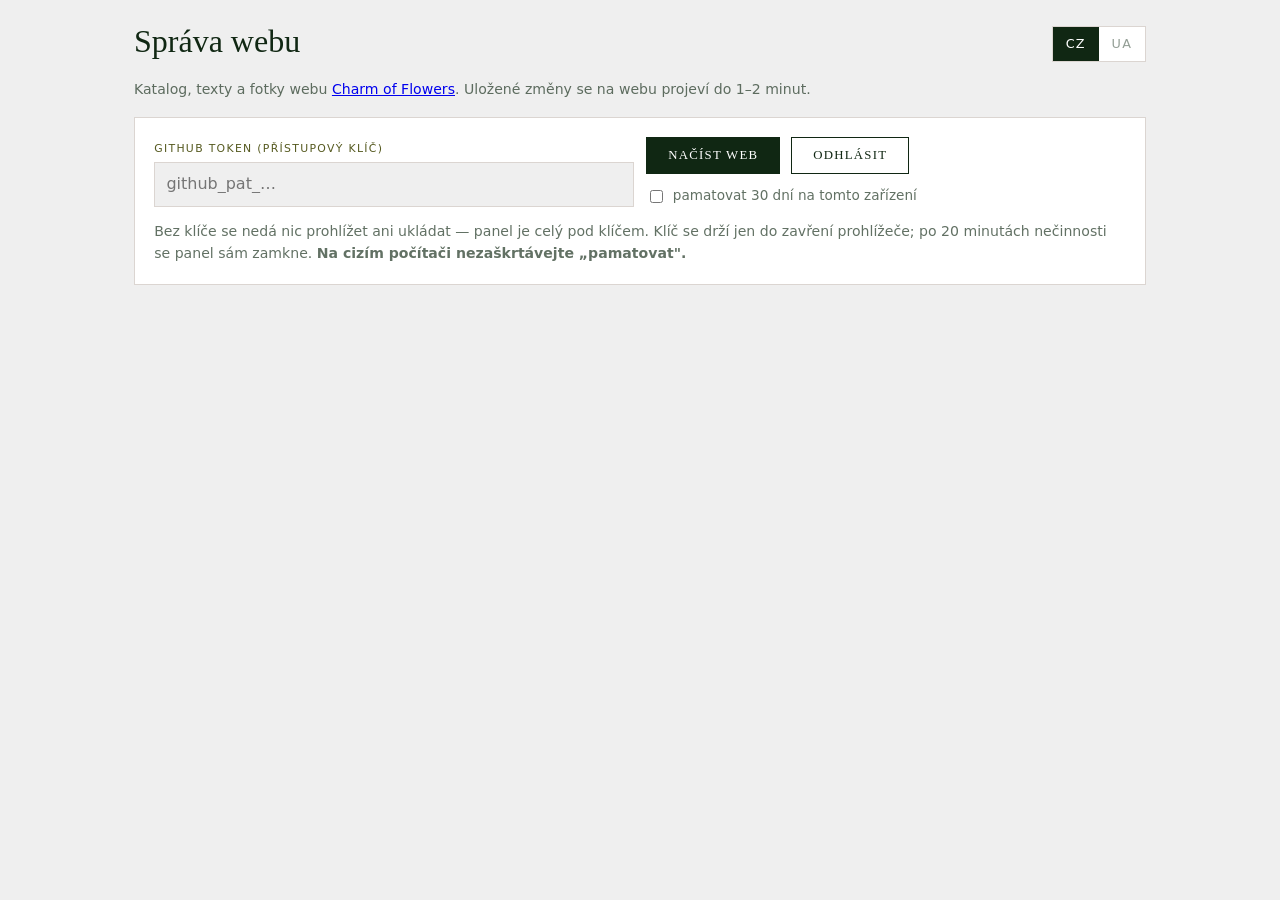
<file: admin.html>
<!DOCTYPE html>
<html lang="cs">
<head>
<meta charset="utf-8">
<meta name="viewport" content="width=device-width, initial-scale=1">
<title>Správa webu — Charm of Flowers</title>
<meta name="robots" content="noindex, nofollow">
<!-- Panel smi nacitat jen vlastni soubory a mluvit jen s GitHub API.
     I kdyby se na stranku dostal cizi skript, klic nema kam odeslat. -->
<meta http-equiv="Content-Security-Policy" content="default-src 'self'; script-src 'self' 'unsafe-inline'; style-src 'self' 'unsafe-inline' https://fonts.googleapis.com; font-src https://fonts.gstatic.com; img-src 'self' data: blob: https://charmofflowers.goatcounter.com; connect-src 'self' https://api.github.com; form-action 'none'; base-uri 'none'">
<link rel="icon" href="assets/img/favicon.svg" type="image/svg+xml">
<link href="https://fonts.googleapis.com/css2?family=Playfair+Display:wght@400;500&family=Didact+Gothic&display=swap" rel="stylesheet">
<style>
  :root {
    --green:#102713; --green-2:#1c3a22; --chartreuse:#dbd986; --moss:#565a20;
    --greige:#dbd5d1; --bg:#efefef; --card:#fff;
    --ink:#102713; --ink60:rgba(16,39,19,.66); --ink40:rgba(16,39,19,.45);
  }
  * { box-sizing:border-box; }
  body { margin:0; background:var(--bg); color:var(--ink); font:400 16px/1.6 "Didact Gothic",system-ui,sans-serif; }
  .wrap { max-width:1060px; margin-inline:auto; padding:1.5rem 1.5rem 6rem; }
  h1 { font:400 2rem/1.1 "Playfair Display",serif; margin:0 0 .3rem; }
  h2 { font:400 1.35rem/1.2 "Playfair Display",serif; margin:0 0 .8rem; }
  h3 { font:400 1.05rem/1.2 "Playfair Display",serif; margin:1.4rem 0 .6rem; }
  .hint { color:var(--ink60); font-size:.88rem; }
  .box { background:var(--card); border:1px solid var(--greige); padding:1.2rem; margin-top:1rem; }
  label { display:block; font-size:.68rem; letter-spacing:.12em; text-transform:uppercase; color:var(--moss); margin:0 0 .25rem; }
  input[type=text], input[type=password], select, textarea {
    width:100%; padding:.55rem .7rem; border:1px solid var(--greige); background:var(--bg);
    font:inherit; font-size:1rem; border-radius:0; color:var(--ink);
  }
  textarea { min-height:74px; resize:vertical; }
  input:focus, select:focus, textarea:focus { outline:none; border-color:var(--moss); background:#fff; }
  .row { display:grid; grid-template-columns:1fr 1fr; gap:.8rem; margin-bottom:.8rem; }
  .row--3 { grid-template-columns:1fr 1fr 1fr; }
  @media (max-width:680px){ .row, .row--3 { grid-template-columns:1fr; } }
  .btn { display:inline-flex; align-items:center; gap:.5rem; padding:.7rem 1.3rem; border:1px solid var(--green);
    background:var(--green); color:#fff; font:400 .8rem/1 "Didact Gothic"; letter-spacing:.1em; text-transform:uppercase; cursor:pointer; }
  .btn:hover { background:var(--green-2); }
  .btn--ghost { background:none; color:var(--green); }
  .btn--ghost:hover { background:rgba(16,39,19,.06); }
  .btn--sm { padding:.45rem .8rem; font-size:.7rem; }
  .btn--danger { border-color:#8a2a2a; background:none; color:#8a2a2a; }
  .btn--danger:hover { background:rgba(138,42,42,.08); }
  .btn[disabled] { opacity:.5; cursor:not-allowed; }

  /* záložky */
  .tabs { display:flex; gap:.4rem; flex-wrap:wrap; margin:1.4rem 0 0; border-bottom:1px solid var(--greige); }
  .tab { padding:.7rem 1.2rem; background:none; border:1px solid transparent; border-bottom:0;
    font:inherit; font-size:.85rem; letter-spacing:.06em; color:var(--ink60); cursor:pointer; }
  .tab.is-on { background:var(--card); border-color:var(--greige); color:var(--ink); margin-bottom:-1px; }
  .pane { display:none; }
  .pane.is-on { display:block; }

  /* položky katalogu */
  .item { border:1px solid var(--greige); background:var(--card); margin-bottom:1rem; }
  .item__head { display:flex; align-items:center; gap:.8rem; padding:.7rem 1rem; cursor:pointer; }
  .item__head img { width:44px; height:55px; object-fit:cover; background:var(--greige); }
  .item__head .noimg { width:44px; height:55px; display:flex; align-items:center; justify-content:center; background:var(--green); color:var(--chartreuse); font-size:1.2rem; }
  .item__name { flex:1; }
  .item__meta { font-size:.75rem; color:var(--ink40); }
  .item__body { display:none; padding:1rem; border-top:1px solid var(--greige); }
  .item.open .item__body { display:block; }
  .item.hidden-item { opacity:.55; }
  .occ { display:flex; flex-wrap:wrap; gap:.6rem .9rem; }
  .occ label { display:flex; align-items:center; gap:.35rem; text-transform:none; letter-spacing:0; font-size:.9rem; color:var(--ink); margin:0; }
  .flrow { display:flex; gap:.5rem; align-items:center; margin-bottom:.5rem; }
  .flrow input { flex:1; }

  /* texty */
  .txt-group { border:1px solid var(--greige); background:var(--card); margin-bottom:1rem; }
  .txt-group > summary { padding:.8rem 1rem; cursor:pointer; font-family:"Playfair Display",serif; font-size:1.1rem; list-style:none; display:flex; justify-content:space-between; }
  .txt-group > summary::-webkit-details-marker { display:none; }
  .txt-group > summary::after { content:"+"; color:var(--moss); }
  .txt-group[open] > summary::after { content:"−"; }
  .txt-group__in { padding:0 1rem 1rem; border-top:1px solid var(--greige); }
  .tfield { margin-top:1rem; }
  .tfield__cols { display:grid; grid-template-columns:1fr 1fr; gap:.8rem; }
  @media (max-width:680px){ .tfield__cols { grid-template-columns:1fr; } }
  .tfield small { display:block; color:var(--ink40); font-size:.72rem; margin-top:.15rem; }

  /* fotky */
  .photos { display:grid; grid-template-columns:repeat(auto-fill,minmax(130px,1fr)); gap:.8rem; margin-top:1rem; }
  .photo { border:1px solid var(--greige); background:var(--card); font-size:.72rem; }
  .photo img { width:100%; aspect-ratio:4/5; object-fit:cover; display:block; }
  .photo__b { padding:.4rem .5rem; word-break:break-all; }
  .photo__acts { display:flex; gap:.3rem; padding:0 .5rem .5rem; }

  .bar { position:fixed; left:0; right:0; bottom:0; z-index:50; background:var(--card); border-top:1px solid var(--greige);
    padding:.8rem 1.5rem; display:flex; gap:.7rem; flex-wrap:wrap; align-items:center; }
  #log { font-size:.85rem; white-space:pre-wrap; max-height:150px; overflow:auto; background:var(--green); color:var(--chartreuse); padding:.8rem 1rem; margin-top:.8rem; display:none; }
  #log.show { display:block; }
  .ok { color:#2f6b33; }
  .stats { display:grid; grid-template-columns:repeat(auto-fit,minmax(140px,1fr)); gap:1px;
    background:var(--greige); border:1px solid var(--greige); margin-top:1rem; }
  .stat { background:var(--card); padding:1.1rem 1rem; }
  .stat img { width:100%; max-width:200px; height:auto; display:block; }
  .stat__l { display:block; margin-top:.4rem; font-size:.68rem; letter-spacing:.12em;
    text-transform:uppercase; color:var(--moss); }
  .head { display:flex; align-items:center; justify-content:space-between; gap:1rem; flex-wrap:wrap; }
  .lang { display:flex; border:1px solid var(--greige); background:var(--card); }
  .lang__b { padding:.45rem .8rem; background:none; border:0; font:inherit; font-size:.8rem;
    letter-spacing:.1em; color:var(--ink40); cursor:pointer; }
  .lang__b.is-on { background:var(--green); color:#fff; }
</style>
</head>
<body data-page="admin">
<div class="wrap">
  <div class="head">
    <h1>Správa webu</h1>
    <div class="lang" role="group" aria-label="Jazyk / Мова">
      <button type="button" class="lang__b is-on" data-lang="cs">CZ</button>
      <button type="button" class="lang__b" data-lang="uk">UA</button>
    </div>
  </div>
  <p class="hint">Katalog, texty a fotky webu <a href="./" target="_blank" rel="noopener">Charm of Flowers</a>. Uložené změny se na webu projeví do 1–2 minut.</p>

  <div class="box">
    <div class="row" style="align-items:end">
      <div>
        <label for="token">GitHub token (přístupový klíč)</label>
        <input type="password" id="token" placeholder="github_pat_…" autocomplete="off">
      </div>
      <div style="display:flex; gap:.7rem; align-items:center; flex-wrap:wrap">
        <button class="btn" id="loadBtn">Načíst web</button>
        <button class="btn btn--ghost" id="logoutBtn" hidden>Odhlásit</button>
        <label style="display:flex;align-items:center;gap:.4rem;text-transform:none;letter-spacing:0;font-size:.85rem;color:var(--ink60);margin:0">
          <input type="checkbox" id="remember" style="width:auto"> pamatovat 30 dní na tomto zařízení
        </label>
      </div>
    </div>
    <p class="hint" style="margin:.4rem 0 0">Bez klíče se nedá nic prohlížet ani ukládat — panel je celý pod klíčem. Klíč se drží jen do zavření prohlížeče; po 20 minutách nečinnosti se panel sám zamkne. <b>Na cizím počítači nezaškrtávejte „pamatovat".</b></p>
  </div>

  <div id="app" style="display:none">
    <div class="tabs" id="tabs">
      <button class="tab is-on" data-t="katalog">Katalog</button>
      <button class="tab" data-t="texty">Texty webu</button>
      <button class="tab" data-t="fotky">Fotky</button>
      <button class="tab" data-t="statistiky">Návštěvnost</button>
      <button class="tab" data-t="napoveda">Nápověda</button>
    </div>

    <!-- ============ KATALOG ============ -->
    <section class="pane is-on" id="pane-katalog">
      <div class="box">
        <h2>Příležitosti (čipy filtru)</h2>
        <p class="hint">Nová příležitost se hned nabídne u každé kytice.</p>
        <div id="occList"></div>
      </div>

      <h2 style="margin-top:1.6rem">Kytice</h2>
      <p class="hint">Klikněte na řádek pro úpravy. Šipkami měníte pořadí, „skrýt" schová kytici mimo sezónu (nesmaže ji).</p>
      <div id="items"></div>
      <button class="btn btn--ghost" id="addBtn">+ Přidat kytici</button>
    </section>

    <!-- ============ TEXTY ============ -->
    <section class="pane" id="pane-texty">
      <p class="hint" style="margin-top:1rem">Každé pole má dvě verze: <b>CZ</b> česky a <b>UA</b> ukrajinsky.
        Prázdné pole = použije se původní text.</p>
      <div id="textGroups"></div>
    </section>

    <!-- ============ FOTKY ============ -->
    <section class="pane" id="pane-fotky">
      <div class="box">
        <h2>Nahrát novou fotku</h2>
        <p class="hint">Fotka se sama zmenší a převede do správných formátů (JPG + WebP). Pak ji vyberete u kytice v záložce Katalog.</p>
        <div class="row--3 row" style="align-items:end">
          <div>
            <label for="phName">Název souboru (bez diakritiky)</label>
            <input type="text" id="phName" placeholder="např. pivonky-cervenec">
          </div>
          <div>
            <label for="phFile">Soubor</label>
            <input type="file" id="phFile" accept="image/*">
          </div>
          <div><button class="btn" id="phUp">Nahrát</button></div>
        </div>
      </div>
      <div class="photos" id="photos"></div>
    </section>

    <!-- ============ NÁVŠTĚVNOST ============ -->
    <section class="pane" id="pane-statistiky">
      <div class="box">
        <h2>Kolik lidí přišlo</h2>
        <p class="hint">Čísla tahá panel přímo z GoatCounteru. Měří se bez cookies, takže web nepotřebuje otravnou lištu se souhlasem. Hodnoty se obnovují jednou za pár hodin.</p>
        <div class="stats" id="statsBox">
          <div class="stat"><img id="stTotal" alt="celkem návštěv" width="200" height="60"><span class="stat__l">celkem návštěv</span></div>
          <div class="stat"><img id="stHome" alt="úvodní stránka" width="200" height="60"><span class="stat__l">úvodní stránka</span></div>
          <div class="stat"><img id="stKat" alt="katalog" width="200" height="60"><span class="stat__l">katalog</span></div>
          <div class="stat"><img id="stZal" alt="záloha a QR" width="200" height="60"><span class="stat__l">záloha a QR</span></div>
        </div>
        <p class="hint" id="statsNote" style="margin-top:1rem"></p>
        <p style="margin-top:1.2rem">
          <a class="btn btn--ghost btn--sm" href="https://charmofflowers.goatcounter.com" target="_blank" rel="noopener">Otevřít celý přehled ↗</a>
          <a class="btn btn--ghost btn--sm" href="https://search.google.com/search-console" target="_blank" rel="noopener">Google Search Console ↗</a>
        </p>
      </div>

      <div class="box">
        <h3>Co v přehledu najdete</h3>
        <p><b>Odkud lidé přišli</b> — z Instagramu, z Googlu, nebo napsali adresu rovnou. Po vylepení odkazu do stories tady uvidíte, kolik lidí kliklo.</p>
        <p><b>Které stránky si prohlíželi</b> — jestli chodí do katalogu, nebo se zastaví na úvodu.</p>
        <p><b>Kdy chodí</b> — ve které dny a hodiny je největší provoz. Podle toho se dá načasovat příspěvek na Instagramu.</p>
      </div>
    </section>

    <!-- ============ NÁPOVĚDA ============ -->
    <section class="pane" id="pane-napoveda">
      <div class="box">
        <h2>Jak panel funguje</h2>
        <p>Panel ukládá změny přímo do webu. Po „Uložit změny" se web sám přegeneruje — do minuty dvou jsou úpravy vidět. Nic se nedá nenávratně rozbít: každá změna se dá vrátit (napište Vorthysovi).</p>
        <h3>Přístupový klíč (token)</h3>
        <p>Klíč vám předá Vorthys, nebo si ho vytvoříte na GitHubu: <i>Settings → Developer settings → Fine-grained tokens → Generate new token</i> — přístup jen k repozitáři <b>vorthys/charmofflowers</b>, oprávnění <b>Contents: Read and write</b>.</p>
        <h3>Běžné úkony</h3>
        <p><b>Nová kytice:</b> Fotky → nahrát fotku → Katalog → Přidat kytici → vybrat fotku, vyplnit název a cenu → Uložit změny.<br>
        <b>Kytice mimo sezónu:</b> Katalog → rozkliknout → Viditelnost „skrýt".<br>
        <b>Změna otevírací doby či cen:</b> Texty webu → skupina Hero / Ceník.<br>
        <b>Ukrajinská verze:</b> každé pole má sloupec UA — vyplňte oba.</p>
        <h3>Záloha a QR platba</h3>
        <p>Stránka <a href="zaloha" target="_blank" rel="noopener">charmofflowers.cz/zaloha</a> ukazuje QR kód k platbě. Zákazník ho naskenuje v aplikaci banky a částka i účet se mu vyplní samy.</p>
        <p><b>Výši zálohy měníte sami:</b> záložka <i>Texty webu → Záloha a QR platba → Výše zálohy v Kč</i>. Napište jen číslo (např. <code>500</code>). Nezapomeňte pak upravit i text tlačítka a poznámku, kde je částka napsaná slovy.</p>
        <p><b>Odkaz s hotovou částkou</b> pro konkrétní objednávku:<br>
        <code>charmofflowers.cz/zaloha?castka=3500&amp;zprava=SVATBA NOVAKOVI</code><br>
        Zákazník ho otevře a rovnou skenuje — nic nepřepisuje, nemůže se splést.</p>

        <h3>Bezpečnost</h3>
        <p>Klíč se drží jen do zavření prohlížeče. Po <b>20 minutách nečinnosti</b> se panel sám zamkne (rozdělanou práci nezahodí — čeká, dokud změny neuložíte). Tlačítkem <b>Odhlásit</b> klíč z prohlížeče smažete hned.</p>
        <p>Volbu <i>pamatovat 30 dní</i> zaškrtávejte jen na vlastním počítači nebo telefonu. Kdyby se klíč přesto někam dostal, ozvěte se — Vorthys ho během minuty zneplatní a vystaví nový. Klíč nikomu neposílejte, ani e-mailem.</p>

        <h3>Statistiky návštěvnosti</h3>
        <p>Nejrychleji je uvidíte v záložce <b>Návštěvnost</b> rovnou tady v panelu.</p>
        <p><b>Návštěvy webu:</b> <a href="https://charmofflowers.goatcounter.com" target="_blank" rel="noopener">charmofflowers.goatcounter.com</a> — kolik lidí přišlo, odkud (Instagram, Google…) a na kterou stránku. Bez cookies, přihlášení máte v e-mailu.<br>
        <b>Vyhledávání Google:</b> <a href="https://search.google.com/search-console" target="_blank" rel="noopener">Search Console</a> — na jaká slova vás lidé hledají a kolikrát klikli.</p>
        <h3>Kontakt</h3>
        <p>Cokoliv dalšího (telefon, adresa, nové sekce, doména): <b>Vorthys</b> — web studio, Plzeň.</p>
      </div>
    </section>

    <div class="bar">
      <button class="btn" id="saveBtn">Uložit změny</button>
      <button class="btn btn--ghost" id="exportBtn">Záloha (stáhnout)</button>
      <span class="hint" id="dirty"></span>
      <a class="hint" href="./" target="_blank" rel="noopener" style="margin-left:auto">otevřít web ↗</a>
    </div>
    <div id="log"></div>
  </div>
</div>

<datalist id="photoList"></datalist>

<script src="assets/js/i18n.js?v=41"></script>
<script>
(function () {
  'use strict';
  var OWNER = 'vorthys', REPO = 'charmofflowers', BRANCH = 'main';
  var API = 'https://api.github.com/repos/' + OWNER + '/' + REPO + '/contents/';
  var F_KAT = 'assets/data/katalog.json';
  var F_TXT = 'assets/data/texty.json';
  var F_IMG = 'assets/img/gallery';

  var DEFAULTS = window.COF_TEXTS || { cs: {}, uk: {} };
  var kat = null, txt = null;               /* data */
  var shas = { kat: null, txt: null };
  var dirty = { kat: false, txt: false };
  var photos = [];


  /* ---------- jazyk panelu: čeština / українська ----------
     Překládá se podle zdrojového českého řetězce, takže není potřeba
     sahat na devadesát popisků ve skupinách ani na hlášky v kódu.
     Po každém překreslení projde stromem tr() a vymění, co zná. */
  var UA_DICT = {"Správa webu": "Керування сайтом", "Katalog, texty a fotky webu": "Каталог, тексти та фото сайту", ". Uložené změny se na webu projeví do 1–2 minut.": ". Збережені зміни з'являться на сайті за 1–2 хвилини.", "GitHub token (přístupový klíč)": "GitHub token (ключ доступу)", "Načíst web": "Завантажити сайт", "Odhlásit": "Вийти", "pamatovat 30 dní na tomto zařízení": "запам'ятати на 30 днів на цьому пристрої", "Na cizím počítači nezaškrtávejte „pamatovat\".": "На чужому комп'ютері «запам'ятати» не позначайте.", "Bez klíče se nedá nic prohlížet ani ukládat — panel je celý pod klíčem. Klíč se drží jen do zavření prohlížeče; po 20 minutách nečinnosti se panel sám zamkne.": "Без ключа нічого не видно й не зберігається — панель повністю під ключем. Ключ живе до закриття браузера; через 20 хвилин бездіяльності панель замикається сама.", "Katalog": "Каталог", "Texty webu": "Тексти сайту", "Fotky": "Фото", "Nápověda": "Довідка", "Příležitosti (čipy filtru)": "Приводи (фільтри)", "Nová příležitost se hned nabídne u každé kytice.": "Новий привід одразу з'явиться у кожного букета.", "Kytice": "Букети", "Klikněte na řádek pro úpravy. Šipkami měníte pořadí, „skrýt\" schová kytici mimo sezónu (nesmaže ji).": "Натисніть на рядок, щоб редагувати. Стрілками змінюєте порядок, «сховати» прибирає букет поза сезоном (не видаляє).", "+ Přidat kytici": "+ Додати букет", "+ přidat příležitost": "+ додати привід", "(bez názvu)": "(без назви)", "↑ výš": "↑ вище", "↓ níž": "↓ нижче", "Název (CZ)": "Назва (CZ)", "Cena — text (CZ)": "Ціна — текст (CZ)", "Květiny (CZ)": "Квіти (CZ)", "Popis fotky pro nevidomé (CZ)": "Опис фото для незрячих (CZ)", "Fotka (vyberte ze seznamu)": "Фото (оберіть зі списку)", "Cenové pásmo (filtr)": "Цінова категорія (фільтр)", "Štítek na fotce": "Позначка на фото", "Příležitosti (filtr)": "Приводи (фільтр)", "Viditelnost": "Видимість", "zobrazit": "показати", "skrýt": "сховати", "žádný": "немає", "— žádné": "— немає", "Sezónní": "Сезонний", "Svatební": "Весільний", "Box": "Коробка", "Výzdoba": "Оформлення", "do 1 000 Kč": "до 1 000 Kč", "1 000 – 2 000 Kč": "1 000 – 2 000 Kč", "od 2 000 Kč": "від 2 000 Kč", "individuálně": "індивідуально", "Každé pole má dvě verze:": "Кожне поле має дві версії:", "česky a": "чеською та", "ukrajinsky.\n        Prázdné pole = použije se původní text.": "українською.\n        Порожнє поле = залишиться початковий текст.", "Nahrát novou fotku": "Завантажити нове фото", "Fotka se sama zmenší a převede do správných formátů (JPG + WebP). Pak ji vyberete u kytice v záložce Katalog.": "Фото само зменшиться і перетвориться у потрібні формати (JPG + WebP). Потім оберете його для букета у вкладці «Каталог».", "Název souboru (bez diakritiky)": "Назва файлу (без діакритики)", "Soubor": "Файл", "Nahrát": "Завантажити", "smazat": "видалити", "Jak panel funguje": "Як працює панель", "Přístupový klíč (token)": "Ключ доступу (токен)", "Běžné úkony": "Звичайні дії", "Nová kytice:": "Новий букет:", "Kytice mimo sezónu:": "Букет поза сезоном:", "Změna otevírací doby či cen:": "Зміна годин роботи чи цін:", "Ukrajinská verze:": "Українська версія:", "každé pole má sloupec UA — vyplňte oba.": "кожне поле має колонку UA — заповніть обидві.", "Záloha a QR platba": "Аванс та оплата за QR", "Stránka": "Сторінка", "Výši zálohy měníte sami:": "Суму авансу міняєте самі:", "záložka": "вкладка", "Odkaz s hotovou částkou": "Посилання з готовою сумою", "pro konkrétní objednávku:": "для конкретного замовлення:", "Zákazník ho otevře a rovnou skenuje — nic nepřepisuje, nemůže se splést.": "Покупець відкриє його і одразу сканує — нічого не переписує, помилитися не може.", "Bezpečnost": "Безпека", "20 minutách nečinnosti": "20 хвилинах бездіяльності", "klíč z prohlížeče smažete hned.": "ключ з браузера зітреться одразу.", "Volbu": "Позначку", "pamatovat 30 dní": "запам'ятати на 30 днів", "Statistiky návštěvnosti": "Статистика відвідувань", "Návštěvy webu:": "Відвідування сайту:", "Vyhledávání Google:": "Пошук Google:", "Kontakt": "Контакт", "Cokoliv dalšího (telefon, adresa, nové sekce, doména):": "Будь-що інше (телефон, адреса, нові розділи, домен):", "— web studio, Plzeň.": "— веб-студія, Пльзень.", "Uložit změny": "Зберегти зміни", "Záloha (stáhnout)": "Резервна копія (завантажити)", "otevřít web ↗": "відкрити сайт ↗", "Načteno z GitHubu — ukládání povoleno.": "Завантажено з GitHub — збереження дозволено.", "Bez klíče panel nic nenačte. Vložte přístupový klíč.": "Без ключа панель нічого не завантажить. Вставте ключ доступу.", "Ukládám katalog…": "Зберігаю каталог…", "Ukládám texty…": "Зберігаю тексти…", "Katalog uložen ✓": "Каталог збережено ✓", "Texty uloženy ✓": "Тексти збережено ✓", "Hotovo — web se přegeneruje do 1–2 minut.": "Готово — сайт оновиться за 1–2 хвилини.", "Žádné změny k uložení.": "Немає змін для збереження.", "Mazání vyžaduje klíč.": "Видалення потребує ключа.", "Nahrávání vyžaduje klíč.": "Завантаження потребує ключа.", "Vyplňte název a vyberte soubor.": "Заповніть назву і оберіть файл.", "Soubor se nepodařilo přečíst jako obrázek.": "Не вдалося прочитати файл як зображення.", "Tento prohlížeč neumí WebP — pošlete fotku Vorthysovi, připraví ji.": "Цей браузер не вміє WebP — надішліть фото Vorthys, він підготує.", "Panel se zamkl po 20 minutách nečinnosti — kvůli bezpečnosti.": "Панель замкнулася після 20 хвилин бездіяльності — задля безпеки.", "Odhlášeno. Klíč byl z tohoto prohlížeče smazán.": "Ви вийшли. Ключ стерто з цього браузера.", "Panel zamknut. Vložte klíč a načtěte web znovu.": "Панель замкнено. Вставте ключ і завантажте сайт знову.", "uložení selhalo": "не вдалося зберегти", "Úvod (hero)": "Початок (hero)", "Hlavní slogan": "Головне гасло", "Podtitulek": "Підзаголовок", "Popisek fotky": "Підпис фото", "Otevírací doba": "Години роботи", "Rozvoz — řádek": "Доставка — рядок", "Jazyky — řádek": "Мови — рядок", "Služby": "Послуги", "Nadpis sekce": "Заголовок розділу", "Ceník": "Ціни", "Úvodní text": "Вступний текст", "Tabulka — nadpis": "Таблиця — заголовок", "Poznámka pod tabulkou": "Примітка під таблицею", "Recenze": "Відгуки", "Google — hodnocení (např. 4,9)": "Google — оцінка (напр. 4,9)", "Google — počet recenzí": "Google — кількість відгуків", "Příběh": "Історія", "Nadpis": "Заголовок", "Citát": "Цитата", "Časté dotazy": "Часті запитання", "Kontakt a formulář": "Контакти та форма", "Hodiny Po–So": "Години Пн–Сб", "Hodiny Ne": "Години Нд", "Rozvoz — hodnota v hodinách": "Доставка — години", "Poznámka u objednávek": "Примітка до замовлень", "Formulář — nadpis": "Форма — заголовок", "Formulář — úvod": "Форма — вступ", "Formulář — nápověda ve vzkazu": "Форма — підказка у повідомленні", "Hláška po odeslání": "Повідомлення після відправлення", "Stránka Katalog": "Сторінка «Каталог»", "Poznámka pod katalogem": "Примітка під каталогом", "Kroky — nadpis": "Кроки — заголовок", "Výše zálohy v Kč — jen číslo, např. 500": "Сума авансу в Kč — лише число, напр. 500", "Nadpis stránky": "Заголовок сторінки", "Tlačítko rychlé volby": "Кнопка швидкого вибору", "Nápověda u zprávy": "Підказка біля повідомлення", "Poznámka pod kódem": "Примітка під кодом", "Chat a SEO": "Чат і SEO", "SEO titulek hlavní stránky": "SEO заголовок головної", "SEO popis hlavní stránky": "SEO опис головної", "Odstavec 1 (může obsahovat <strong>)": "Абзац 1 (може містити <strong>)", "Odstavec 2": "Абзац 2", "Odpověď 6 (může obsahovat odkaz)": "Відповідь 6 (може містити посилання)", "Řádek 1": "Рядок 1", "Řádek 1 — cena": "Рядок 1 — ціна", "Řádek 2": "Рядок 2", "Řádek 2 — cena": "Рядок 2 — ціна", "Řádek 3": "Рядок 3", "Řádek 3 — cena": "Рядок 3 — ціна", "Řádek 4": "Рядок 4", "Řádek 4 — cena": "Рядок 4 — ціна", "Řádek 5": "Рядок 5", "Řádek 5 — cena": "Рядок 5 — ціна", "Řádek 6": "Рядок 6", "Řádek 6 — cena": "Рядок 6 — ціна", "Řádek 7": "Рядок 7", "Řádek 7 — cena": "Рядок 7 — ціна", "Řádek 8": "Рядок 8", "Řádek 8 — cena": "Рядок 8 — ціна", "Služba 1 — název": "Послуга 1 — назва", "Služba 1 — popis": "Послуга 1 — опис", "Služba 2 — název": "Послуга 2 — назва", "Služba 2 — popis": "Послуга 2 — опис", "Služba 3 — název": "Послуга 3 — назва", "Služba 3 — popis": "Послуга 3 — опис", "Služba 4 — název": "Послуга 4 — назва", "Služba 4 — popis": "Послуга 4 — опис", "Služba 5 — název": "Послуга 5 — назва", "Služba 5 — popis": "Послуга 5 — опис", "Karta 1 — štítek": "Картка 1 — позначка", "Karta 1 — cena": "Картка 1 — ціна", "Karta 1 — popis": "Картка 1 — опис", "Recenze 1": "Відгук 1", "Recenze 1 — zdroj": "Відгук 1 — джерело", "Číslo 1 — popisek": "Число 1 — підпис", "Krok 1 — název": "Крок 1 — назва", "Krok 1 — text": "Крок 1 — текст", "Karta 2 — štítek": "Картка 2 — позначка", "Karta 2 — cena": "Картка 2 — ціна", "Karta 2 — popis": "Картка 2 — опис", "Recenze 2": "Відгук 2", "Recenze 2 — zdroj": "Відгук 2 — джерело", "Číslo 2 — popisek": "Число 2 — підпис", "Krok 2 — název": "Крок 2 — назва", "Krok 2 — text": "Крок 2 — текст", "Karta 3 — štítek": "Картка 3 — позначка", "Karta 3 — cena": "Картка 3 — ціна", "Karta 3 — popis": "Картка 3 — опис", "Recenze 3": "Відгук 3", "Recenze 3 — zdroj": "Відгук 3 — джерело", "Číslo 3 — popisek": "Число 3 — підпис", "Krok 3 — název": "Крок 3 — назва", "Krok 3 — text": "Крок 3 — текст", "Otázka 1": "Запитання 1", "Odpověď 1": "Відповідь 1", "Rozpočet — volba 1": "Бюджет — варіант 1", "Otázka 2": "Запитання 2", "Odpověď 2": "Відповідь 2", "Rozpočet — volba 2": "Бюджет — варіант 2", "Otázka 3": "Запитання 3", "Odpověď 3": "Відповідь 3", "Rozpočet — volba 3": "Бюджет — варіант 3", "Otázka 4": "Запитання 4", "Odpověď 4": "Відповідь 4", "Rozpočet — volba 4": "Бюджет — варіант 4", "Otázka 5": "Запитання 5", "Odpověď 5": "Відповідь 5", "Rozpočet — volba 5": "Бюджет — варіант 5", "Otázka 6": "Запитання 6", "Odpověď 6": "Відповідь 6", "Rozpočet — volba 6": "Бюджет — варіант 6", "Řádek 8 — předplatné": "Рядок 8 — передплата", "Návštěvnost": "Відвідування", "Kolik lidí přišlo": "Скільки людей завітало", "Čísla tahá panel přímo z GoatCounteru. Měří se bez cookies, takže web nepotřebuje otravnou lištu se souhlasem. Hodnoty se obnovují jednou za pár hodin.": "Числа панель бере прямо з GoatCounter. Вимірювання без cookies, тому сайту не потрібна набридлива смуга згоди. Значення оновлюються раз на кілька годин.", "celkem návštěv": "усього відвідувань", "úvodní stránka": "головна сторінка", "katalog": "каталог", "záloha a QR": "аванс і QR", "Otevřít celý přehled ↗": "Відкрити повний огляд ↗", "Google Search Console ↗": "Google Search Console ↗", "Co v přehledu najdete": "Що ви знайдете в огляді", "Odkud lidé přišli": "Звідки прийшли люди", "— z Instagramu, z Googlu, nebo napsali adresu rovnou. Po vylepení odkazu do stories tady uvidíte, kolik lidí kliklo.": "— з Instagram, з Google, чи набрали адресу вручну. Після публікації посилання в сторіс тут побачите, скільки людей натиснуло.", "Které stránky si prohlíželi": "Які сторінки дивилися", "— jestli chodí do katalogu, nebo se zastaví na úvodu.": "— чи заходять у каталог, чи зупиняються на головній.", "Kdy chodí": "Коли заходять", "— ve které dny a hodiny je největší provoz. Podle toho se dá načasovat příspěvek na Instagramu.": "— у які дні й години найбільший потік. За цим можна підбирати час для допису в Instagram.", "Čísla se zatím nenačetla. Účet na goatcounter.com buď ještě není založený, nebo v jeho nastavení chybí zapnutá volba „Allow adding visitor counts on your website\". Sledování samo běží dál, jen se sem čísla nepustí.": "Числа поки не завантажилися. Обліковий запис на goatcounter.com або ще не створено, або в його налаштуваннях не увімкнено «Allow adding visitor counts on your website». Підрахунок при цьому працює, просто числа сюди не віддаються."};
  var uiLang = 'cs';
  try { uiLang = localStorage.getItem('cof-admin-lang') === 'uk' ? 'uk' : 'cs'; } catch (e) {}

  /* i18n.js webu prepisuje titulek podle jazyka — panel si ho drzi svuj */
  function pinTitle() {
    document.title = (uiLang === 'uk' ? 'Керування сайтом' : 'Správa webu') + ' — Charm of Flowers';
  }
  setInterval(pinTitle, 1000);

  function t(str) {
    if (uiLang !== 'uk') return str;
    var k = String(str == null ? '' : str);
    return UA_DICT[k] || UA_DICT[k.trim()] || str;
  }

  var trBusy = false;
  function tr(root) {
    if (uiLang !== 'uk' || trBusy) return;
    trBusy = true;
    try {
      var w = document.createTreeWalker(root || document.body, NodeFilter.SHOW_TEXT, null);
      var n, hits = [];
      while ((n = w.nextNode())) {
        var raw = n.nodeValue;
        if (!raw || !raw.trim()) continue;
        var key = raw.trim();
        var hit = UA_DICT[key] || UA_DICT[raw];
        if (hit && hit !== key) hits.push([n, raw.replace(key, hit)]);
      }
      hits.forEach(function (h) { h[0].nodeValue = h[1]; });
      root && root.querySelectorAll && root.querySelectorAll('[placeholder]').forEach(function (el) {
        var v = el.getAttribute('placeholder');
        if (UA_DICT[v]) el.setAttribute('placeholder', UA_DICT[v]);
      });
    } finally { trBusy = false; }
  }

  /* pozorovatel překládá i to, co se dokreslí později (karty, fotky, texty) */
  var trTimer = null;
  new MutationObserver(function () {
    if (trBusy) return;
    clearTimeout(trTimer);
    trTimer = setTimeout(function () { tr(document.body); }, 40);
  }).observe(document.body, { childList: true, subtree: true });

  document.querySelector('.lang').addEventListener('click', function (e) {
    var b = e.target.closest('.lang__b');
    if (!b) return;
    uiLang = b.getAttribute('data-lang') === 'uk' ? 'uk' : 'cs';
    try { localStorage.setItem('cof-admin-lang', uiLang); } catch (err) {}
    document.querySelectorAll('.lang__b').forEach(function (x) {
      x.classList.toggle('is-on', x.getAttribute('data-lang') === uiLang);
    });
    /* zpět do češtiny = původní HTML, proto stránku prostě načteme znovu */
    pinTitle();
    if (uiLang === 'cs') location.reload();
    else { document.documentElement.lang = 'uk'; tr(document.body); }
  });

  if (uiLang === 'uk') {
    document.documentElement.lang = 'uk';
    document.querySelectorAll('.lang__b').forEach(function (x) {
      x.classList.toggle('is-on', x.getAttribute('data-lang') === 'uk');
    });
    tr(document.body);
  }
  pinTitle();

  var $ = function (id) { return document.getElementById(id); };
  function log(m) { var el = $('log'); el.classList.add('show'); el.textContent += t(m) + '\n'; el.scrollTop = el.scrollHeight; }
  function markDirty(which) {
    dirty[which] = true;
    $('dirty').textContent = 'Neuložené změny: ' + (dirty.kat ? 'katalog ' : '') + (dirty.txt ? 'texty' : '');
  }
  function token() { return $('token').value.trim(); }
  function headers() {
    var h = { 'Accept': 'application/vnd.github+json' };
    if (token()) h['Authorization'] = 'Bearer ' + token();
    return h;
  }
  function b64e(str) { return btoa(String.fromCharCode.apply(null, new TextEncoder().encode(str))); }
  function b64d(b64) { return new TextDecoder().decode(Uint8Array.from(atob(b64.replace(/\n/g, '')), function (c) { return c.charCodeAt(0); })); }
  function slug(s) {
    return String(s).toLowerCase()
      .replace(/[áàâä]/g,'a').replace(/[čç]/g,'c').replace(/ď/g,'d').replace(/[éěè]/g,'e')
      .replace(/[íì]/g,'i').replace(/ň/g,'n').replace(/[óò]/g,'o').replace(/ř/g,'r')
      .replace(/š/g,'s').replace(/ť/g,'t').replace(/[úůù]/g,'u').replace(/ý/g,'y').replace(/ž/g,'z')
      .replace(/[^a-z0-9]+/g,'-').replace(/^-+|-+$/g,'');
  }
  function escH(s) { return String(s == null ? '' : s).replace(/[&<>]/g, function (c) { return { '&':'&amp;','<':'&lt;','>':'&gt;' }[c]; }); }
  function escA(s) { return escH(s).replace(/"/g, '&quot;'); }

  /* ---------- bezpecnost klice ----------
     Klic je jako klic od obchodu: nechavame ho lezet co nejmene.
     Vychozi je sessionStorage — zmizi se zavrenim prohlizece.
     Trvale ulozeni je dobrovolne a samo vyprsi za 30 dni. */
  var KEY = 'cof-admin-token';
  var DAYS30 = 30 * 24 * 60 * 60 * 1000;

  function storeToken(t, remember) {
    try {
      sessionStorage.setItem(KEY, t);
      if (remember) localStorage.setItem(KEY, JSON.stringify({ t: t, exp: Date.now() + DAYS30 }));
      else localStorage.removeItem(KEY);
    } catch (e) {}
  }
  function loadToken() {
    try {
      var t = sessionStorage.getItem(KEY);
      if (t) return { t: t, remembered: false };
      var raw = localStorage.getItem(KEY);
      if (!raw) return null;
      var o = JSON.parse(raw);
      if (!o || !o.t || !o.exp || Date.now() > o.exp) { localStorage.removeItem(KEY); return null; }
      return { t: o.t, remembered: true };
    } catch (e) { return null; }
  }
  function forgetToken(alsoRemembered) {
    try {
      sessionStorage.removeItem(KEY);
      if (alsoRemembered) localStorage.removeItem(KEY);
    } catch (e) {}
  }

  function lock(msg) {
    forgetToken(false);
    $('token').value = '';
    $('app').style.display = 'none';
    $('logoutBtn').hidden = true;
    kat = null; txt = null;
    shas = { kat: null, txt: null };
    dirty = { kat: false, txt: false };
    $('dirty').textContent = '';
    log(msg || 'Panel zamknut. Vložte klíč a načtěte web znovu.');
  }

  try {
    var savedT = loadToken();
    if (savedT) { $('token').value = savedT.t; $('remember').checked = savedT.remembered; }
  } catch (e) {}

  /* zamek po necinnosti — 20 minut bez dotyku klavesnice a mysi */
  var idleTimer = null;
  function armIdle() {
    if (idleTimer) clearTimeout(idleTimer);
    if ($('app').style.display === 'none') return;
    idleTimer = setTimeout(function () {
      if (dirty.kat || dirty.txt) { armIdle(); return; }   /* neuklizet rozdelanou praci */
      lock('Panel se zamkl po 20 minutách nečinnosti — kvůli bezpečnosti.');
    }, 20 * 60 * 1000);
  }
  ['click', 'keydown', 'input', 'touchstart'].forEach(function (ev) {
    document.addEventListener(ev, armIdle, { passive: true });
  });

  $('logoutBtn').addEventListener('click', function () {
    forgetToken(true);
    $('remember').checked = false;
    lock('Odhlášeno. Klíč byl z tohoto prohlížeče smazán.');
  });


  /* ---------- návštěvnost z GoatCounteru ----------
     GoatCounter neposílá hlavičku Access-Control-Allow-Origin, takže
     fetch z prohlížeče na jeho /counter/…json vždycky spadne na CORS.
     Oficiální cesta je vložit počítadlo jako obrázek — na ten se CORS
     nevztahuje. Když účet ještě není nebo je v jeho nastavení vypnuté
     „Allow adding visitor counts on your website", obrázek se nenačte
     a řekneme to rovnou místo mlčení. */
  var GC = 'https://charmofflowers.goatcounter.com';
  var statsLoaded = false;

  function loadStats() {
    if (statsLoaded) return;
    statsLoaded = true;
    var style = encodeURIComponent('#gcvc-border{fill:#fff;stroke:#dbd5d1}#gcvc,#gcvc-views{fill:#102713}#gcvc-for{fill:#565a20}');
    var targets = [['stTotal', 'TOTAL'], ['stHome', '/'], ['stKat', '/katalog'], ['stZal', '/zaloha']];
    var said = false;
    targets.forEach(function (pair) {
      var img = $(pair[0]);
      img.onerror = function () {
        img.parentNode.style.display = 'none';
        /* podstranky vraci 404, dokud na ne nikdo neprisel — o tom
           nema smysl hlasit, poznamka patri jen k celkovemu souctu */
        if (said || pair[1] !== 'TOTAL') return;
        said = true;
        $('statsNote').textContent = t('Čísla se zatím nenačetla. Účet na goatcounter.com buď ještě není založený, nebo v jeho nastavení chybí zapnutá volba „Allow adding visitor counts on your website". Sledování samo běží dál, jen se sem čísla nepustí.');
      };
      img.src = GC + '/counter/' + pair[1] + '.svg?no_branding=1&style=' + style;
    });
  }

  /* ---------- záložky ---------- */
  $('tabs').addEventListener('click', function (e) {
    var t = e.target.closest('.tab'); if (!t) return;
    document.querySelectorAll('.tab').forEach(function (x) { x.classList.toggle('is-on', x === t); });
    document.querySelectorAll('.pane').forEach(function (p) { p.classList.toggle('is-on', p.id === 'pane-' + t.getAttribute('data-t')); });
    if (t.getAttribute('data-t') === 'fotky' && !photos.length) loadPhotos();
    if (t.getAttribute('data-t') === 'statistiky') loadStats();
  });

  /* ---------- načtení ---------- */
  $('loadBtn').addEventListener('click', function () {
    if (token()) storeToken(token(), $('remember').checked);
    else forgetToken(true);
    /* tlačítko Odhlásit patří ke klíči, ne k úspěšnému načtení —
       jinak by po chybě zůstal klíč uložený a nebylo by ho čím smazat */
    $('logoutBtn').hidden = !token();

    /* Panel je celý pod klíčem — bez něj se nic nenačte ani nezobrazí. */
    if (!token()) { log(t('Bez klíče panel nic nenačte. Vložte přístupový klíč.')); return; }

    var getFile = function (path) {
      return fetch(API + path + '?ref=' + BRANCH, { headers: headers() })
        .then(function (r) {
          if (r.status === 404) return { missing: true };
          if (!r.ok) throw new Error('GitHub ' + r.status + ' u ' + path);
          return r.json().then(function (j) { return { sha: j.sha, data: JSON.parse(b64d(j.content)) }; });
        });
    };

    Promise.all([getFile(F_KAT), getFile(F_TXT)]).then(function (res) {
      if (res[0].missing) throw new Error('katalog.json nenalezen');
      kat = res[0].data; shas.kat = res[0].sha || null;
      shas.txt = res[1].missing ? null : (res[1].sha || null);
      var over = res[1].missing ? { cs: {}, uk: {} } : res[1].data;
      /* merged texty = výchozí slovník + přepisy */
      txt = { cs: {}, uk: {} };
      ['cs', 'uk'].forEach(function (L) {
        Object.keys(DEFAULTS[L]).forEach(function (k) { txt[L][k] = DEFAULTS[L][k]; });
        Object.keys(over[L] || {}).forEach(function (k) { if (over[L][k] != null && over[L][k] !== '') txt[L][k] = over[L][k]; });
      });
      $('app').style.display = 'block';
      $('logoutBtn').hidden = !token();
      armIdle();
      renderKat(); renderTexts();
      log('Načteno z GitHubu — ukládání povoleno.');
    }).catch(function (e) { log('Chyba: ' + e.message); });
  });

  /* ================= KATALOG ================= */
  function renderKat() { renderOcc(); renderItems(); }

  function renderOcc() {
    var box = $('occList'); box.innerHTML = '';
    kat.filters.prilezitost.forEach(function (f, i) {
      var row = document.createElement('div'); row.className = 'flrow';
      row.innerHTML =
        '<input type="text" value="' + escA(f.cs) + '" data-k="cs" placeholder="česky">' +
        '<input type="text" value="' + escA(f.uk) + '" data-k="uk" placeholder="українською">' +
        '<button class="btn btn--sm btn--danger" type="button">smazat</button>';
      row.querySelectorAll('input').forEach(function (inp) {
        inp.addEventListener('input', function () {
          f[inp.getAttribute('data-k')] = inp.value;
          if (inp.getAttribute('data-k') === 'cs') f.id = slug(inp.value) || f.id;
          markDirty('kat');
        });
      });
      row.querySelector('button').addEventListener('click', function () {
        kat.filters.prilezitost.splice(i, 1);
        kat.items.forEach(function (it) { it.occasions = (it.occasions || []).filter(function (o) { return o !== f.id; }); });
        markDirty('kat'); renderKat();
      });
      box.appendChild(row);
    });
    var add = document.createElement('button');
    add.className = 'btn btn--ghost btn--sm'; add.type = 'button'; add.textContent = '+ přidat příležitost';
    add.addEventListener('click', function () {
      kat.filters.prilezitost.push({ id: 'nova-' + Date.now(), cs: '', uk: '' });
      markDirty('kat'); renderOcc();
    });
    box.appendChild(add);
  }

  function renderItems() {
    var box = $('items'); box.innerHTML = '';
    kat.items.forEach(function (it) { box.appendChild(itemEl(it)); });
  }

  function itemEl(it) {
    var el = document.createElement('div');
    el.className = 'item' + (it.visible === false ? ' hidden-item' : '');
    var thumb = it.img ? '<img src="' + escA(it.img) + '.jpg" alt="" loading="lazy">' : '<span class="noimg">✿</span>';
    el.innerHTML =
      '<div class="item__head">' + thumb +
      '<span class="item__name">' + escH((it.name && it.name.cs) || '(bez názvu)') + '</span>' +
      '<span class="item__meta">' + escH((it.price && it.price.cs) || '') + (it.visible === false ? ' · skryto' : '') + '</span>' +
      '<span class="item__meta">▾</span></div>' +
      '<div class="item__body"></div>';

    el.querySelector('.item__head').addEventListener('click', function () {
      var was = el.classList.contains('open');
      el.classList.toggle('open', !was);
      if (!was && !el.querySelector('.item__body').childNodes.length) buildBody();
    });

    function buildBody() {
      var b = el.querySelector('.item__body');
      function fld(lbl, path, list) {
        return '<div><label>' + escH(lbl) + '</label><input type="text" data-f="' + escA(path) + '"' + (list ? ' list="photoList"' : '') + '></div>';
      }
      var occ = kat.filters.prilezitost.map(function (f) {
        var on = (it.occasions || []).indexOf(f.id) !== -1;
        return '<label><input type="checkbox" data-occ="' + escA(f.id) + '"' + (on ? ' checked' : '') + ' style="width:auto"> ' + escH(f.cs) + '</label>';
      }).join('');
      b.innerHTML =
        '<div class="row">' +
        fld('Název (CZ)', 'name.cs') + fld('Назва (UA)', 'name.uk') +
        fld('Květiny (CZ)', 'flowers.cs') + fld('Квіти (UA)', 'flowers.uk') +
        fld('Popis fotky pro nevidomé (CZ)', 'alt.cs') + fld('Опис фото (UA)', 'alt.uk') +
        '</div>' +
        '<div class="row row--3">' +
        '<div><label>Cenové pásmo (filtr)</label><select data-f="tier">' +
        '<option value="t1">do 1 000 Kč</option><option value="t2">1 000 – 2 000 Kč</option>' +
        '<option value="t3">od 2 000 Kč</option><option value="ind">individuálně</option>' +
        '<option value="">— žádné</option></select></div>' +
        fld('Cena — text (CZ)', 'price.cs') + fld('Ціна — текст (UA)', 'price.uk') +
        '</div>' +
        '<div class="row row--3">' +
        '<div><label>Štítek na fotce</label><select data-f="tag">' +
        '<option value="">žádný</option><option value="season">Sezónní</option>' +
        '<option value="wedding">Svatební</option><option value="box">Box</option>' +
        '<option value="decor">Výzdoba</option></select></div>' +
        fld('Fotka (vyberte ze seznamu)', 'img', true) +
        '<div><label>Viditelnost</label><select data-f="visible">' +
        '<option value="true">zobrazit</option><option value="false">skrýt</option></select></div>' +
        '</div>' +
        '<label>Příležitosti (filtr)</label><div class="occ">' + occ + '</div>' +
        '<div style="display:flex;gap:.5rem;flex-wrap:wrap;margin-top:1rem">' +
        '<button class="btn btn--sm btn--ghost" data-a="up">↑ výš</button>' +
        '<button class="btn btn--sm btn--ghost" data-a="down">↓ níž</button>' +
        '<button class="btn btn--sm btn--ghost" data-a="dup">duplikovat</button>' +
        '<button class="btn btn--sm btn--danger" data-a="del">smazat</button>' +
        '</div>';

      function get(path) { var p = path.split('.'); var v = it; p.forEach(function (k) { v = (v || {})[k]; }); return v == null ? '' : v; }
      function set(path, val) {
        var p = path.split('.'); var o = it;
        for (var k = 0; k < p.length - 1; k++) { if (!o[p[k]]) o[p[k]] = {}; o = o[p[k]]; }
        o[p[p.length - 1]] = val;
      }
      b.querySelectorAll('[data-f]').forEach(function (inp) {
        var f = inp.getAttribute('data-f');
        if (f === 'visible') inp.value = String(it.visible !== false);
        else inp.value = get(f);
        inp.addEventListener('input', function () {
          if (f === 'visible') it.visible = inp.value === 'true';
          else set(f, inp.value);
          if (f === 'tier') {
            var map = { t1:['do 1 000 Kč','до 1 000 Kč'], t2:['1 000 – 2 000 Kč','1 000 – 2 000 Kč'], t3:['od 2 000 Kč','від 2 000 Kč'], ind:['individuálně','індивідуально'] };
            if (map[inp.value]) {
              set('price.cs', map[inp.value][0]); set('price.uk', map[inp.value][1]);
              b.querySelector('[data-f="price.cs"]').value = map[inp.value][0];
              b.querySelector('[data-f="price.uk"]').value = map[inp.value][1];
            }
          }
          if (f === 'name.cs') { it.id = slug(inp.value) || it.id; el.querySelector('.item__name').textContent = inp.value || '(bez názvu)'; }
          markDirty('kat');
        });
      });
      b.querySelectorAll('[data-occ]').forEach(function (cb) {
        cb.addEventListener('change', function () {
          var id = cb.getAttribute('data-occ');
          it.occasions = it.occasions || [];
          if (cb.checked) { if (it.occasions.indexOf(id) === -1) it.occasions.push(id); }
          else it.occasions = it.occasions.filter(function (o) { return o !== id; });
          markDirty('kat');
        });
      });
      b.querySelectorAll('[data-a]').forEach(function (btn) {
        btn.addEventListener('click', function () {
          var a = btn.getAttribute('data-a');
          var idx = kat.items.indexOf(it);
          if (a === 'del') { if (!confirm('Opravdu smazat „' + ((it.name||{}).cs||'') + '"?')) return; kat.items.splice(idx, 1); }
          if (a === 'up' && idx > 0) { kat.items.splice(idx, 1); kat.items.splice(idx - 1, 0, it); }
          if (a === 'down' && idx < kat.items.length - 1) { kat.items.splice(idx, 1); kat.items.splice(idx + 1, 0, it); }
          if (a === 'dup') { var c = JSON.parse(JSON.stringify(it)); c.id += '-kopie'; kat.items.splice(idx + 1, 0, c); }
          markDirty('kat'); renderItems();
        });
      });
    }
    return el;
  }

  $('addBtn').addEventListener('click', function () {
    kat.items.push({
      id: 'nova-kytice-' + Date.now(), img: '',
      name: { cs: '', uk: '' }, flowers: { cs: '', uk: '' }, alt: { cs: '', uk: '' },
      tier: 't2', price: { cs: '1 000 – 2 000 Kč', uk: '1 000 – 2 000 Kč' },
      occasions: [], tag: '', cat: 'kytice', visible: true
    });
    markDirty('kat'); renderItems();
    var last = $('items').lastElementChild;
    if (last) { last.querySelector('.item__head').click(); last.scrollIntoView({ behavior: 'smooth', block: 'center' }); }
  });

  /* ================= TEXTY ================= */
  var GROUPS = [
    ['Úvod (hero)', [
      ['heroLede', 'Hlavní slogan'], ['heroSub', 'Podtitulek', 1], ['heroCap', 'Popisek fotky'],
      ['fact1V', 'Otevírací doba'], ['fact2V', 'Rozvoz — řádek'], ['fact3V', 'Jazyky — řádek']
    ]],
    ['Služby', [
      ['svcTitle', 'Nadpis sekce'],
      ['svc1T', 'Služba 1 — název'], ['svc1P', 'Služba 1 — popis', 1],
      ['svc2T', 'Služba 2 — název'], ['svc2P', 'Služba 2 — popis', 1],
      ['svc3T', 'Služba 3 — název'], ['svc3P', 'Služba 3 — popis', 1],
      ['svc4T', 'Služba 4 — název'], ['svc4P', 'Služba 4 — popis', 1],
      ['svc5T', 'Služba 5 — název'], ['svc5P', 'Služba 5 — popis', 1]
    ]],
    ['Ceník', [
      ['budTitle', 'Nadpis sekce'], ['budLede', 'Úvodní text', 1],
      ['t1C', 'Karta 1 — štítek'], ['t1V', 'Karta 1 — cena'], ['t1P', 'Karta 1 — popis', 1],
      ['t2C', 'Karta 2 — štítek'], ['t2V', 'Karta 2 — cena'], ['t2P', 'Karta 2 — popis', 1],
      ['t3C', 'Karta 3 — štítek'], ['t3V', 'Karta 3 — cena'], ['t3P', 'Karta 3 — popis', 1],
      ['prT', 'Tabulka — nadpis'],
      ['pr1', 'Řádek 1'], ['pr1v', 'Řádek 1 — cena'],
      ['pr2', 'Řádek 2'], ['pr2v', 'Řádek 2 — cena'],
      ['pr3', 'Řádek 3'], ['pr3v', 'Řádek 3 — cena'],
      ['pr4', 'Řádek 4'], ['pr4v', 'Řádek 4 — cena'],
      ['pr5', 'Řádek 5'], ['pr5v', 'Řádek 5 — cena'],
      ['pr6', 'Řádek 6'], ['pr6v', 'Řádek 6 — cena'],
      ['pr7', 'Řádek 7'], ['pr7v', 'Řádek 7 — cena'],
      ['pr8', 'Řádek 8 — předplatné'], ['pr8v', 'Řádek 8 — cena'],
      ['prNote', 'Poznámka pod tabulkou', 1]
    ]],
    ['Recenze', [
      ['gRating', 'Google — hodnocení (např. 4,9)'], ['gCount', 'Google — počet recenzí'],
      ['rv1', 'Recenze 1', 1], ['rv1src', 'Recenze 1 — zdroj'],
      ['rv2', 'Recenze 2', 1], ['rv2src', 'Recenze 2 — zdroj'],
      ['rv3', 'Recenze 3', 1], ['rv3src', 'Recenze 3 — zdroj']
    ]],
    ['Příběh', [
      ['stTitle', 'Nadpis'], ['stP1', 'Odstavec 1 (může obsahovat <strong>)', 1],
      ['stP2', 'Odstavec 2', 1], ['stQ', 'Citát', 1],
      ['stN1', 'Číslo 1 — popisek'], ['stN2', 'Číslo 2 — popisek'], ['stN3', 'Číslo 3 — popisek']
    ]],
    ['Časté dotazy', [
      ['q1', 'Otázka 1'], ['a1', 'Odpověď 1', 1],
      ['q2', 'Otázka 2'], ['a2', 'Odpověď 2', 1],
      ['q3', 'Otázka 3'], ['a3', 'Odpověď 3', 1],
      ['q4', 'Otázka 4'], ['a4', 'Odpověď 4', 1],
      ['q5', 'Otázka 5'], ['a5', 'Odpověď 5', 1],
      ['q6', 'Otázka 6'], ['a6', 'Odpověď 6 (může obsahovat odkaz)', 1]
    ]],
    ['Kontakt a formulář', [
      ['coTitle', 'Nadpis sekce'],
      ['coRow1V', 'Hodiny Po–So'], ['coRow2V', 'Hodiny Ne'], ['coRow3V', 'Rozvoz — hodnota v hodinách'],
      ['coNote', 'Poznámka u objednávek', 1],
      ['fmT', 'Formulář — nadpis'], ['fmNote', 'Formulář — úvod', 1],
      ['fmMsgPh', 'Formulář — nápověda ve vzkazu'], ['fmOk', 'Hláška po odeslání'],
      ['fmOpt1', 'Rozpočet — volba 1'], ['fmOpt2', 'Rozpočet — volba 2'], ['fmOpt3', 'Rozpočet — volba 3'],
      ['fmOpt4', 'Rozpočet — volba 4'], ['fmOpt5', 'Rozpočet — volba 5'], ['fmOpt6', 'Rozpočet — volba 6']
    ]],
    ['Záloha a QR platba', [
      ['zaDefault', 'Výše zálohy v Kč — jen číslo, např. 500'],
      ['zaTitle', 'Nadpis stránky'], ['zaLede', 'Úvodní text', 1],
      ['zaQuick500', 'Tlačítko rychlé volby'],
      ['zaMsgHint', 'Nápověda u zprávy', 1],
      ['zaNote', 'Poznámka pod kódem', 1],
      ['za1P', 'Krok 1 — text', 1], ['za2P', 'Krok 2 — text', 1], ['za3P', 'Krok 3 — text', 1]
    ]],
    ['Stránka Katalog', [
      ['katTitle', 'Nadpis'], ['katLede', 'Úvodní text', 1], ['katNote', 'Poznámka pod katalogem', 1],
      ['stepsTitle', 'Kroky — nadpis'],
      ['st1T', 'Krok 1 — název'], ['st1P', 'Krok 1 — text', 1],
      ['st2T', 'Krok 2 — název'], ['st2P', 'Krok 2 — text', 1],
      ['st3T', 'Krok 3 — název'], ['st3P', 'Krok 3 — text', 1]
    ]],
    ['Chat a SEO', [
      ['chatSub', 'Chat — podtitulek'],
      ['docTitle', 'SEO titulek hlavní stránky'], ['docDesc', 'SEO popis hlavní stránky', 1],
      ['katDocTitle', 'SEO titulek katalogu'], ['katDocDesc', 'SEO popis katalogu', 1]
    ]]
  ];

  function renderTexts() {
    var box = $('textGroups'); box.innerHTML = '';
    GROUPS.forEach(function (g) {
      var d = document.createElement('details'); d.className = 'txt-group';
      var inner = '<summary>' + escH(g[0]) + '</summary><div class="txt-group__in">';
      g[1].forEach(function (f) {
        var key = f[0], lbl = f[1], ta = f[2];
        var mk = function (L) {
          var v = escA(txt[L][key] || '');
          return ta
            ? '<textarea data-key="' + key + '" data-l="' + L + '">' + escH(txt[L][key] || '') + '</textarea>'
            : '<input type="text" value="' + v + '" data-key="' + key + '" data-l="' + L + '">';
        };
        inner += '<div class="tfield"><label>' + escH(lbl) + '</label>' +
          '<div class="tfield__cols"><div>' + mk('cs') + '<small>CZ</small></div>' +
          '<div>' + mk('uk') + '<small>UA</small></div></div></div>';
      });
      d.innerHTML = inner + '</div>';
      d.querySelectorAll('[data-key]').forEach(function (inp) {
        inp.addEventListener('input', function () {
          txt[inp.getAttribute('data-l')][inp.getAttribute('data-key')] = inp.value;
          markDirty('txt');
        });
      });
      box.appendChild(d);
    });
  }

  /* ================= FOTKY ================= */
  function loadPhotos() {
    fetch(API + F_IMG + '?ref=' + BRANCH, { headers: headers() })
      .then(function (r) { if (!r.ok) throw new Error('výpis fotek: ' + r.status); return r.json(); })
      .then(function (list) {
        photos = list.filter(function (f) { return /\.jpg$/i.test(f.name); });
        var dl = $('photoList');
        dl.innerHTML = photos.map(function (p) { return '<option value="' + F_IMG + '/' + p.name.replace(/\.jpg$/i, '') + '">'; }).join('');
        var box = $('photos');
        box.innerHTML = photos.map(function (p, i) {
          return '<div class="photo"><img src="' + F_IMG + '/' + escA(p.name) + '" alt="" loading="lazy">' +
            '<div class="photo__b">' + escH(p.name) + '</div>' +
            '<div class="photo__acts"><button class="btn btn--sm btn--danger" data-del="' + i + '">smazat</button></div></div>';
        }).join('');
        box.querySelectorAll('[data-del]').forEach(function (btn) {
          btn.addEventListener('click', function () { delPhoto(photos[+btn.getAttribute('data-del')]); });
        });
      })
      .catch(function (e) { log('Chyba: ' + e.message); });
  }

  function delPhoto(p) {
    if (!token()) { log('Mazání vyžaduje klíč.'); return; }
    if (!confirm('Smazat ' + p.name + '? Kytice, které ji používají, přijdou o fotku.')) return;
    var base = p.name.replace(/\.jpg$/i, '');
    var delOne = function (name, sha) {
      return fetch(API + F_IMG + '/' + name, {
        method: 'DELETE', headers: headers(),
        body: JSON.stringify({ message: 'Admin: smazání fotky ' + name, sha: sha, branch: BRANCH })
      });
    };
    delOne(p.name, p.sha)
      .then(function () {
        /* webp sourozenec — sha zjistíme z výpisu */
        return fetch(API + F_IMG + '/' + base + '.webp?ref=' + BRANCH, { headers: headers() })
          .then(function (r) { return r.ok ? r.json().then(function (j) { return delOne(base + '.webp', j.sha); }) : null; });
      })
      .then(function () { log('Smazáno: ' + base); loadPhotos(); })
      .catch(function (e) { log('Chyba mazání: ' + e.message); });
  }

  $('phUp').addEventListener('click', function () {
    if (!token()) { log('Nahrávání vyžaduje klíč.'); return; }
    var name = slug($('phName').value);
    var file = $('phFile').files[0];
    if (!name || !file) { log('Vyplňte název a vyberte soubor.'); return; }

    var img = new Image();
    img.onload = function () {
      var W = Math.min(1000, img.width);
      var H = Math.round(img.height * W / img.width);
      var c = document.createElement('canvas'); c.width = W; c.height = H;
      c.getContext('2d').drawImage(img, 0, 0, W, H);
      c.toBlob(function (jpg) {
        c.toBlob(function (webp) {
          if (!webp) { log('Tento prohlížeč neumí WebP — pošlete fotku Vorthysovi, připraví ji.'); return; }
          var put = function (path, blob) {
            return blob.arrayBuffer().then(function (buf) {
              var bin = ''; new Uint8Array(buf).forEach(function (x) { bin += String.fromCharCode(x); });
              return fetch(API + F_IMG + '/' + path, {
                method: 'PUT', headers: headers(),
                body: JSON.stringify({ message: 'Admin: nová fotka ' + path, content: btoa(bin), branch: BRANCH })
              }).then(function (r) { if (!r.ok) return r.json().then(function (j) { throw new Error(j.message); }); });
            });
          };
          log('Nahrávám ' + name + '…');
          put(name + '.jpg', jpg)
            .then(function () { return put(name + '.webp', webp); })
            .then(function () {
              log('Nahráno ✓ — fotku vyberete u kytice jako ' + F_IMG + '/' + name);
              $('phName').value = ''; $('phFile').value = '';
              loadPhotos();
            })
            .catch(function (e) { log('Chyba nahrávání: ' + e.message); });
        }, 'image/webp', .82);
      }, 'image/jpeg', .85);
    };
    img.onerror = function () { log('Soubor se nepodařilo přečíst jako obrázek.'); };
    img.src = URL.createObjectURL(file);
  });

  /* ================= ULOŽENÍ ================= */
  function putJson(path, data, sha, msg) {
    var body = { message: msg, content: b64e(JSON.stringify(data, null, 2) + '\n'), branch: BRANCH };
    if (sha) body.sha = sha;
    return fetch(API + path, { method: 'PUT', headers: headers(), body: JSON.stringify(body) })
      .then(function (r) { return r.json().then(function (j) { if (!r.ok) throw new Error(j.message || 'uložení selhalo'); return j.content.sha; }); });
  }

  $('saveBtn').addEventListener('click', function () {
    if (!token()) { log('Bez klíče nelze ukládat — použijte Zálohu a pošlete soubor Vorthysovi.'); return; }
    if (!dirty.kat && !dirty.txt) { log('Žádné změny k uložení.'); return; }
    var chain = Promise.resolve();
    if (dirty.kat) {
      chain = chain.then(function () {
        log('Ukládám katalog…');
        return putJson(F_KAT, kat, shas.kat, 'Katalog: úprava přes admin panel')
          .then(function (sha) { shas.kat = sha; dirty.kat = false; log('Katalog uložen ✓'); });
      });
    }
    if (dirty.txt) {
      chain = chain.then(function () {
        log('Ukládám texty…');
        return putJson(F_TXT, txt, shas.txt, 'Texty: úprava přes admin panel')
          .then(function (sha) { shas.txt = sha; dirty.txt = false; log('Texty uloženy ✓'); });
      });
    }
    chain.then(function () {
      $('dirty').textContent = '';
      log('Hotovo — web se přegeneruje do 1–2 minut.');
    }).catch(function (e) { log('Chyba: ' + e.message); });
  });

  $('exportBtn').addEventListener('click', function () {
    var a = document.createElement('a');
    a.href = URL.createObjectURL(new Blob([JSON.stringify({ katalog: kat, texty: txt }, null, 2)], { type: 'application/json' }));
    a.download = 'charmofflowers-zaloha.json';
    a.click();
  });

  window.addEventListener('beforeunload', function (e) {
    if (dirty.kat || dirty.txt) { e.preventDefault(); e.returnValue = ''; }
  });
})();
</script>
</body>
</html>
</file>
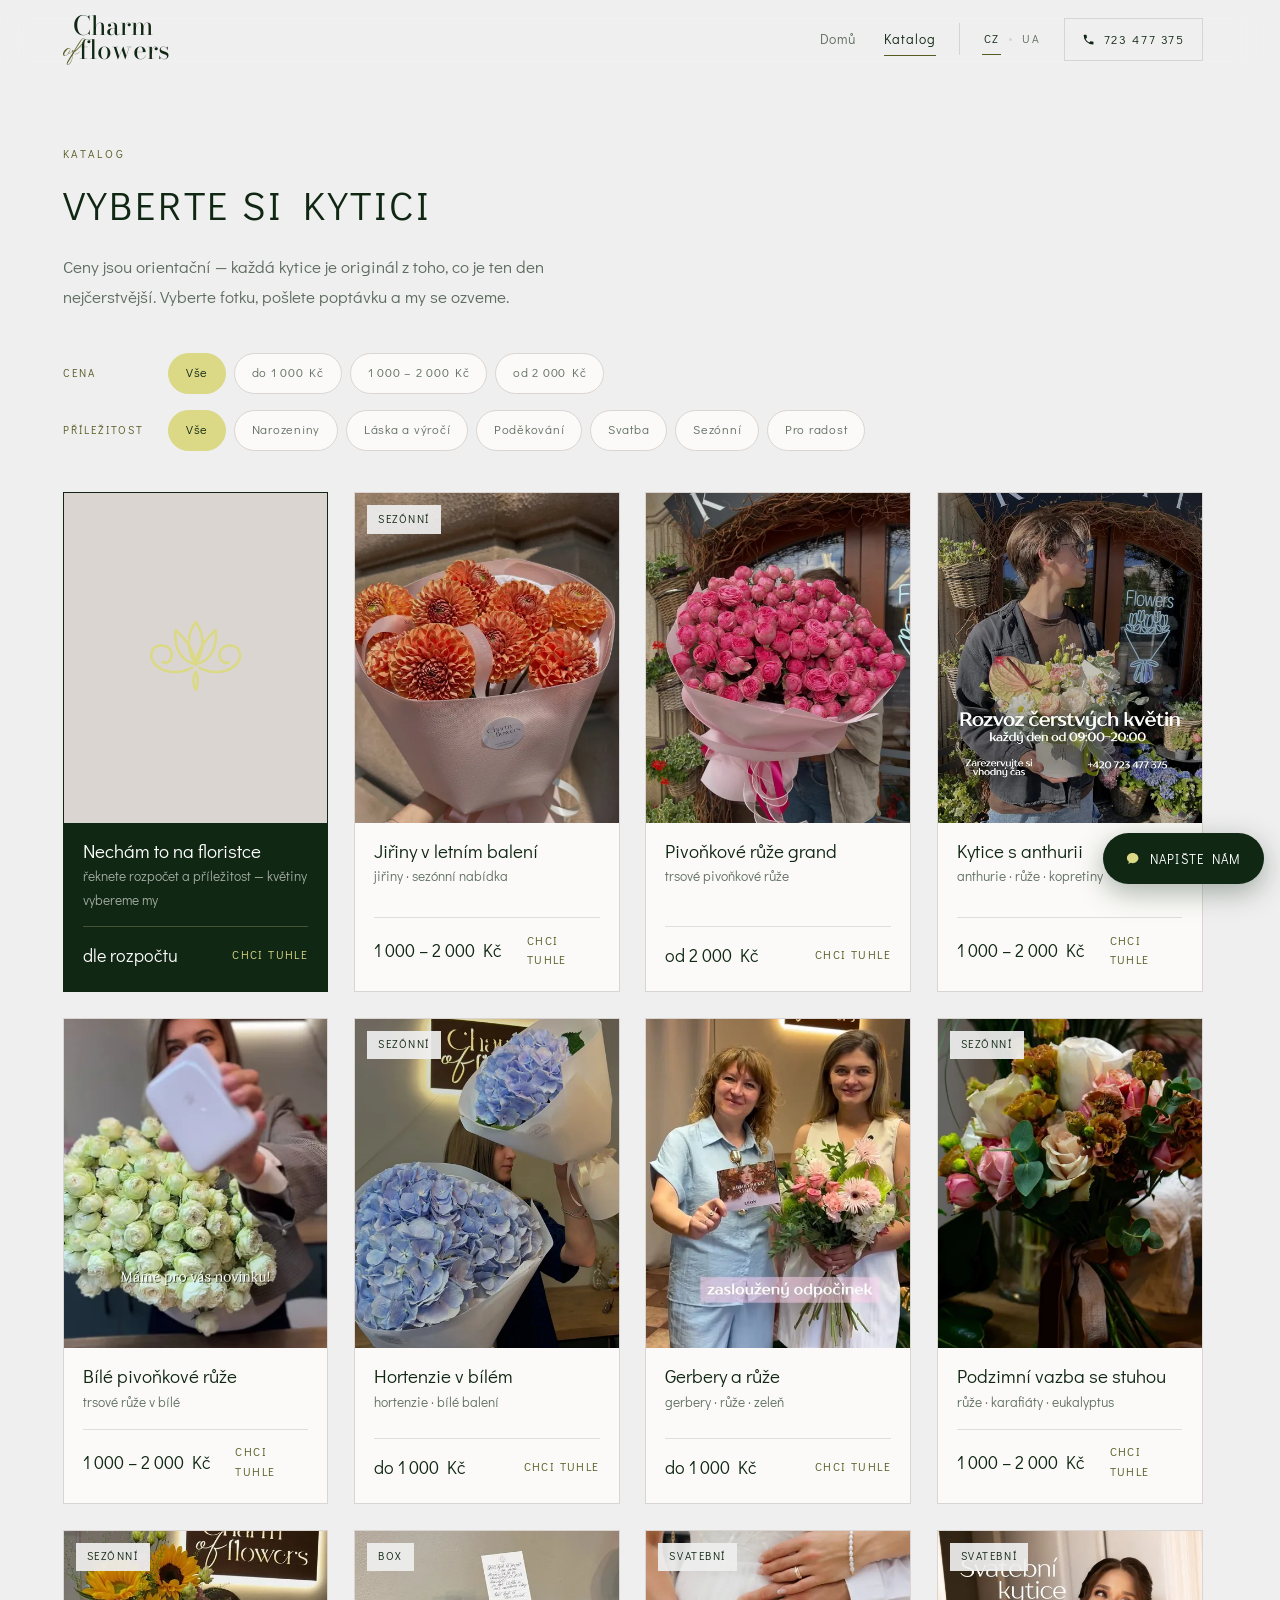
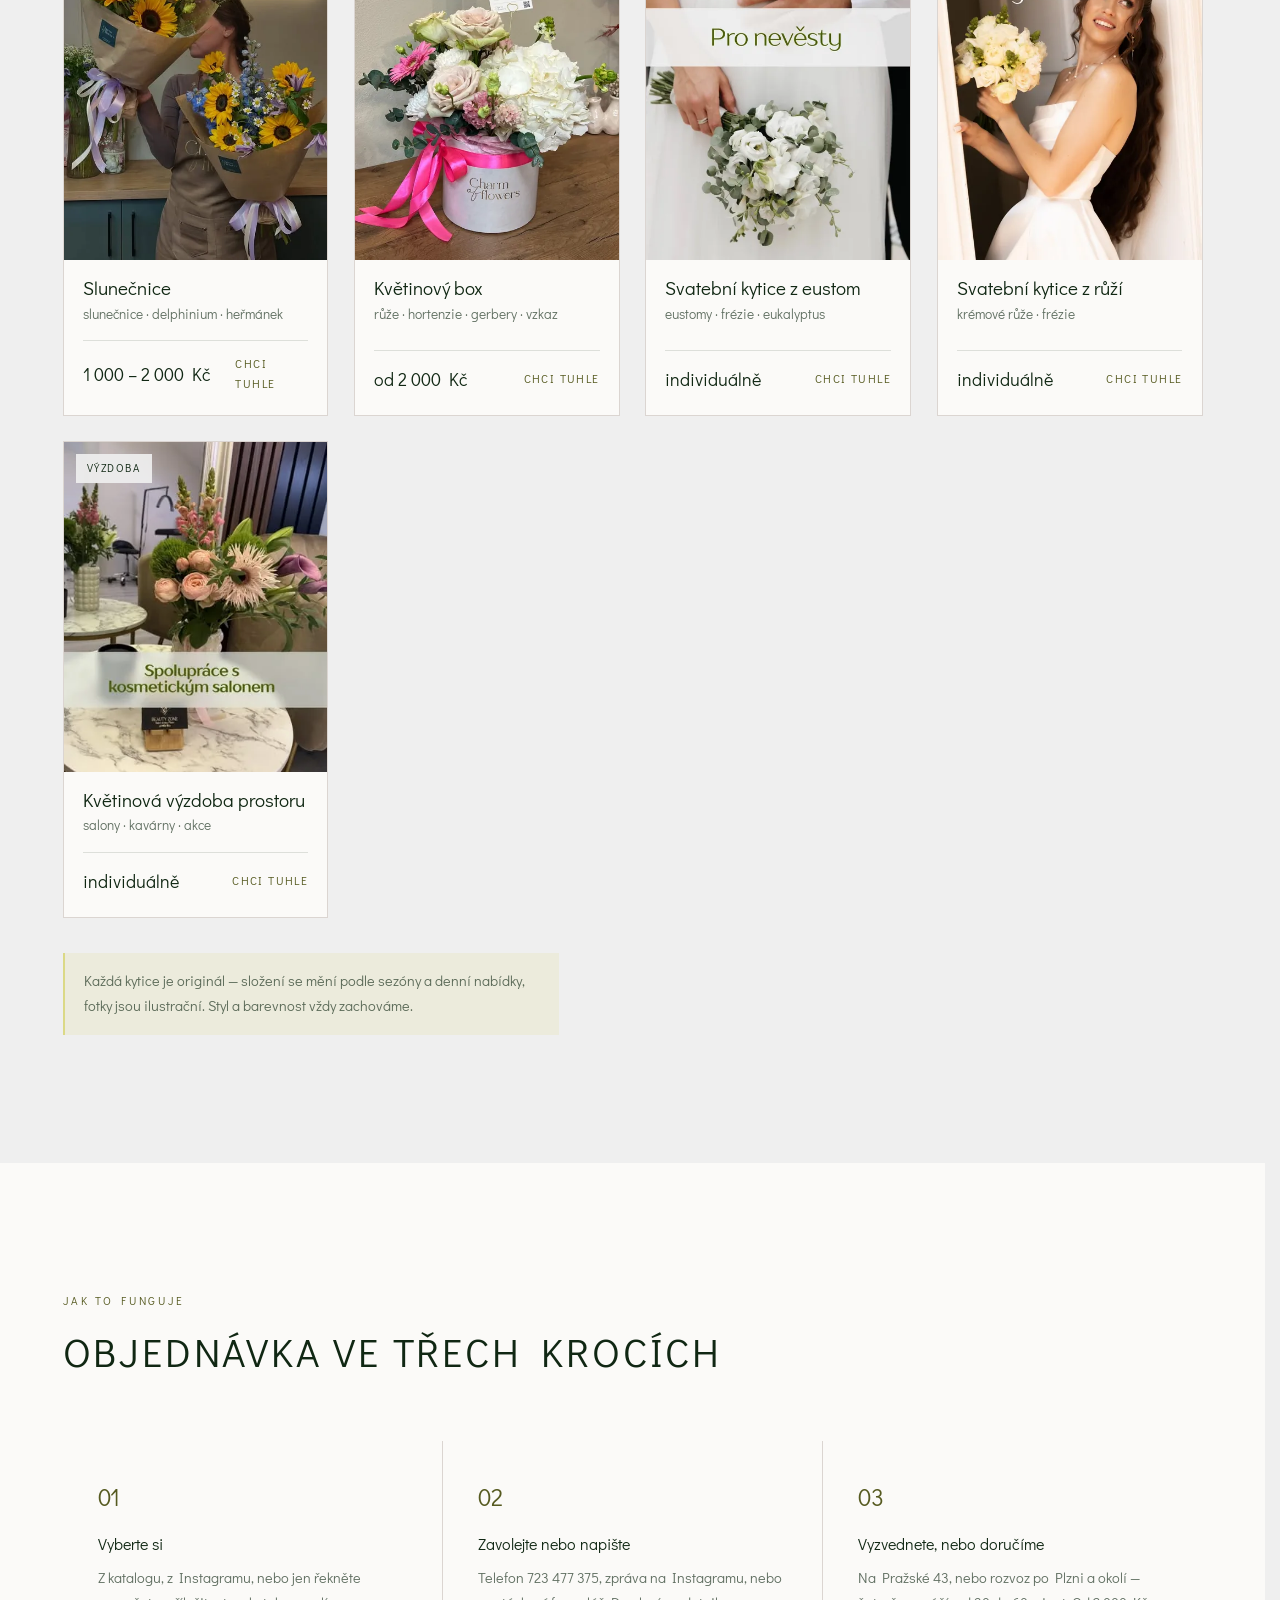
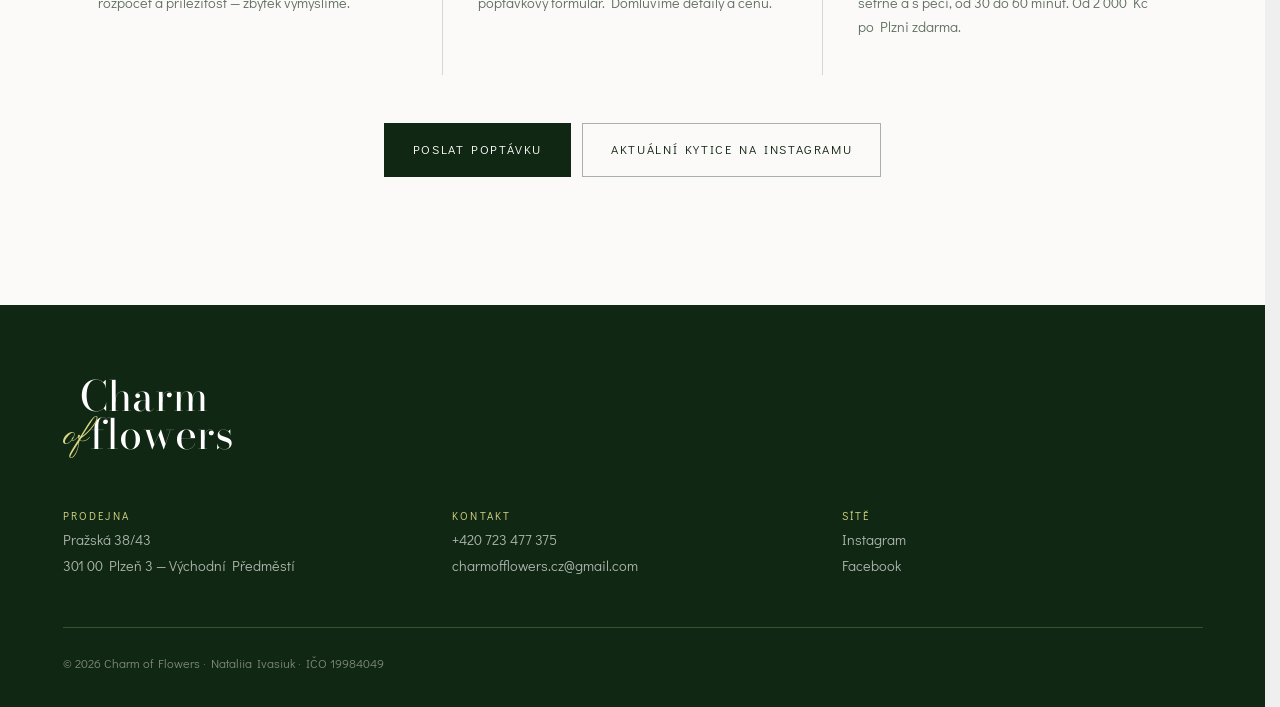
<file: katalog.html>
<!DOCTYPE html>
<html lang="cs">
<head>
<meta charset="utf-8">
<meta name="viewport" content="width=device-width, initial-scale=1">
<title>Katalog kytic — Charm of Flowers Plzeň</title>

<meta name="description" content="Katalog kytic květinářství Charm of Flowers v Plzni. Kytice do 1 000 Kč i autorské vazby od 2 000 Kč, boxy, svatební floristika. Rozvoz po Plzni od 30 do 60 minut.">
<meta name="author" content="Charm of Flowers — Nataliia Ivasiuk">
<link rel="canonical" href="https://charmofflowers.cz/katalog">
<link rel="alternate" hreflang="cs" href="https://charmofflowers.cz/katalog">
<link rel="alternate" hreflang="uk" href="https://charmofflowers.cz/katalog?lang=uk">
<link rel="alternate" hreflang="x-default" href="https://charmofflowers.cz/katalog">

<meta property="og:type" content="website">
<meta property="og:locale" content="cs_CZ">
<meta property="og:site_name" content="Charm of Flowers">
<meta property="og:title" content="Katalog kytic — Charm of Flowers Plzeň">
<meta property="og:description" content="Kytice do 1 000 Kč i autorské vazby od 2 000 Kč. Vyberte si z katalogu — rozvoz po Plzni od 30 do 60 minut.">
<meta property="og:url" content="https://charmofflowers.cz/katalog">
<meta property="og:image" content="https://charmofflowers.cz/assets/img/gallery/kytice-13.jpg">
<meta name="twitter:card" content="summary_large_image">

<meta name="theme-color" content="#102713">
<link rel="icon" href="assets/img/favicon.svg" type="image/svg+xml">

<link rel="preconnect" href="https://fonts.googleapis.com">
<link rel="preconnect" href="https://fonts.gstatic.com" crossorigin>
<link href="https://fonts.googleapis.com/css2?family=Bodoni+Moda:opsz,wght@6..96,400;6..96,500&family=Playfair+Display:ital,wght@0,400;0,500;1,400&family=Didact+Gothic&family=Pinyon+Script&display=swap" rel="stylesheet">
<link rel="stylesheet" href="assets/css/style.css?v=49">

<script type="application/ld+json">
{
  "@context": "https://schema.org",
  "@type": "BreadcrumbList",
  "itemListElement": [
    { "@type": "ListItem", "position": 1, "name": "Charm of Flowers", "item": "https://charmofflowers.cz/" },
    { "@type": "ListItem", "position": 2, "name": "Katalog kytic", "item": "https://charmofflowers.cz/katalog" }
  ]
}
</script>
</head>

<body data-page="katalog">
<a class="skip" href="#obsah" data-i18n="skip">Přejít k obsahu</a>

<svg width="0" height="0" style="position:absolute" aria-hidden="true" focusable="false">
  <symbol id="orn-tulip" viewBox="0 0 120 80">
    <path d="M60 4C52 15 50 30 60 46C70 30 68 15 60 4Z"/>
    <path d="M60 46C51 43.5 43.5 37 41 27C39.8 22 39.6 16.5 40.6 12C46.5 18 52.5 24.5 55.5 31C57.8 36 59.3 41 60 46Z"/>
    <path d="M60 46C69 43.5 76.5 37 79 27C80.2 22 80.4 16.5 79.4 12C73.5 18 67.5 24.5 64.5 31C62.2 36 60.7 41 60 46Z"/>
    <path d="M56.5 49C44 55.5 29.5 55 20.5 46.5C12.5 38.5 16 27.5 26 27.2C33 27 37.3 32.5 36.2 38.5C35.4 43 31 45.5 27.5 43.8"/>
    <path d="M63.5 49C76 55.5 90.5 55 99.5 46.5C107.5 38.5 104 27.5 94 27.2C87 27 82.7 32.5 83.8 38.5C84.6 43 89 45.5 92.5 43.8"/>
    <path d="M60 53C57.4 58.5 57 65 60 71C63 65 62.6 58.5 60 53Z"/>
  </symbol>
</svg>

<!-- ============ HEADER ============ -->
<header class="site-head" id="top">
  <div class="site-head__in">
    <a class="site-head__logo" href="./" data-i18n-aria="logoAria" aria-label="Charm of Flowers — úvod">
      <span class="mark mark--sm mark--on-light" aria-hidden="true">
        <span class="mark__a">Charm</span>
        <span class="mark__of">of</span>
        <span class="mark__b">flowers</span>
      </span>
    </a>

    <nav class="nav" id="nav" data-i18n-aria="navAria" aria-label="Hlavní navigace">
      <a href="./" data-i18n="navHome">Domů</a>
      <a href="katalog" class="is-here" data-i18n="navCatalog">Katalog</a>
    </nav>

    <div class="lang" role="group" data-i18n-aria="langAria" aria-label="Volba jazyka">
      <button class="lang__b is-on" type="button" data-lang="cs" lang="cs" aria-pressed="true">CZ</button>
      <span class="lang__sep" aria-hidden="true"></span>
      <button class="lang__b" type="button" data-lang="uk" lang="uk" aria-pressed="false">UA</button>
    </div>

    <a class="btn btn--ghost site-head__cta" href="tel:+420723477375">
      <svg viewBox="0 0 24 24" aria-hidden="true" focusable="false"><path d="M6.6 10.8a15.1 15.1 0 0 0 6.6 6.6l2.2-2.2c.3-.3.7-.4 1-.2 1.2.4 2.4.6 3.6.6.6 0 1 .4 1 1V20c0 .6-.4 1-1 1A17 17 0 0 1 3 4c0-.6.4-1 1-1h3.5c.6 0 1 .4 1 1 0 1.3.2 2.5.6 3.6.1.4 0 .8-.2 1l-2.3 2.2Z"/></svg>
      <span>723 477 375</span>
    </a>

    <button class="burger" id="burger" type="button" data-i18n-aria="menuAria" aria-label="Menu" aria-expanded="false" aria-controls="nav">
      <span></span><span></span>
    </button>
  </div>
</header>

<main id="obsah">

<section class="sec sec--light kat-head" style="padding-top: clamp(2.5rem, 5vw, 4rem);">
  <div class="wrap">
    <p class="eyebrow" data-i18n="katEyebrow">Katalog</p>
    <h1 class="sec__title" data-i18n="katTitle">Vyberte si kytici</h1>
    <p class="sec__lede" data-i18n="katLede">Ceny jsou orientační — každá kytice je originál z toho, co je ten den nejčerstvější. Vyberte fotku, pošlete poptávku a my se ozveme.</p>

    <!-- filtry i karty se skládají z assets/data/katalog.json -->
    <div class="filters" id="filters">
      <div class="fgroup">
        <p class="fgroup__l" data-i18n="fCena">Cena</p>
        <div class="chips" data-group="cena" role="group" data-i18n-aria="chipsAria" aria-label="Filtr katalogu"></div>
      </div>
      <div class="fgroup">
        <p class="fgroup__l" data-i18n="fPrilez">Příležitost</p>
        <div class="chips" data-group="prilezitost" role="group"></div>
      </div>
    </div>

    <div class="kat" id="kat" data-src="assets/data/katalog.json?v=1"></div>
    <noscript><p class="kat-note">Katalog se načítá pomocí JavaScriptu. Aktuální nabídku najdete na
      <a href="https://www.instagram.com/charmofflowers.cz/">Instagramu @charmofflowers.cz</a>,
      nebo zavolejte +420&nbsp;723&nbsp;477&nbsp;375.</p></noscript>

    <p class="kat-note" data-i18n="katNote">Každá kytice je originál — složení se mění podle sezóny a denní nabídky, fotky jsou ilustrační. Styl a barevnost vždy zachováme.</p>
  </div>
</section>

<!-- ============ JAK OBJEDNAT ============ -->
<section class="sec sec--white">
  <div class="wrap">
    <header class="sec__head">
      <p class="eyebrow" data-i18n="stepsEyebrow">Jak to funguje</p>
      <h2 class="sec__title" data-i18n="stepsTitle">Objednávka ve třech krocích</h2>
    </header>

    <div class="steps">
      <div class="step">
        <p class="step__t" data-i18n="st1T">Vyberte si</p>
        <p class="step__p" data-i18n="st1P">Z katalogu, z Instagramu, nebo jen řekněte rozpočet a příležitost — zbytek vymyslíme.</p>
      </div>
      <div class="step">
        <p class="step__t" data-i18n="st2T">Zavolejte nebo napište</p>
        <p class="step__p" data-i18n="st2P">Telefon 723 477 375, zpráva na Instagramu, nebo poptávkový formulář. Domluvíme detaily a cenu.</p>
      </div>
      <div class="step">
        <p class="step__t" data-i18n="st3T">Vyzvednete, nebo doručíme</p>
        <p class="step__p" data-i18n="st3P">Na Pražské 43, nebo rozvoz po Plzni a okolí — šetrně a s péčí, od 30 do 60 minut. Od 2 000 Kč po Plzni zdarma.</p>
      </div>
    </div>

    <p class="reviews__cta" style="margin-top: clamp(2rem, 4vw, 3rem);">
      <a class="btn btn--solid" href="./#kontakt" data-i18n="katFormBtn">Poslat poptávku</a>
      <a class="btn btn--outline" href="https://www.instagram.com/charmofflowers.cz/" target="_blank" rel="noopener" data-i18n="katIgBtn">Aktuální kytice na Instagramu</a>
    </p>
  </div>
</section>

</main>

<!-- ============ FOOTER ============ -->
<footer class="foot">
  <div class="wrap foot__in">
    <a class="foot__logo" href="./" data-i18n-aria="toTop" aria-label="Zpět nahoru">
      <span class="mark mark--md" aria-hidden="true">
        <span class="mark__a">Charm</span>
        <span class="mark__of">of</span>
        <span class="mark__b">flowers</span>
      </span>
    </a>

    <div class="foot__cols">
      <div>
        <p class="foot__h" data-i18n="ftShop">Prodejna</p>
        <p data-i18n-html="coAddr">Pražská 38/43<br>301 00 Plzeň 3 — Východní Předměstí</p>
      </div>
      <div>
        <p class="foot__h" data-i18n="ftContact">Kontakt</p>
        <p><a href="tel:+420723477375">+420 723 477 375</a><br><a href="mailto:charmofflowers.cz@gmail.com">charmofflowers.cz@gmail.com</a></p>
      </div>
      <div>
        <p class="foot__h" data-i18n="ftSocial">Sítě</p>
        <p><a href="https://www.instagram.com/charmofflowers.cz/" target="_blank" rel="noopener">Instagram</a><br><a href="https://www.facebook.com/charmofflowers.cz" target="_blank" rel="noopener">Facebook</a></p>
      </div>
    </div>

    <div class="foot__bar">
      <p>&copy; <span id="rok">2026</span> Charm of Flowers &middot; Nataliia Ivasiuk &middot; IČO 19984049</p>
    </div>
  </div>
</footer>

<!-- ============ CHAT ============ -->
<div class="chat" id="chat">
  <div class="chat__panel" id="chatPanel" role="dialog" data-i18n-aria="chatAria" aria-label="Napište nám" hidden>
    <p class="chat__t" data-i18n="chatT">Napište nám</p>
    <p class="chat__sub" data-i18n="chatSub">Odpovídáme během otevírací doby, obvykle do pár minut.</p>
    <button class="chat__link chat__link--live" id="liveChat" type="button">
      <svg viewBox="0 0 24 24" aria-hidden="true" focusable="false"><path d="M20 2H4a2 2 0 0 0-2 2v12a2 2 0 0 0 2 2h4l4 4 4-4h4a2 2 0 0 0 2-2V4a2 2 0 0 0-2-2ZM8 11a1.3 1.3 0 1 1 0-2.6A1.3 1.3 0 0 1 8 11Zm4 0a1.3 1.3 0 1 1 0-2.6 1.3 1.3 0 0 1 0 2.6Zm4 0a1.3 1.3 0 1 1 0-2.6 1.3 1.3 0 0 1 0 2.6Z"/></svg>
      <span data-i18n="chatLive">Živý chat</span>
    </button>
    <a class="chat__link chat__link--ig" href="https://ig.me/m/charmofflowers.cz" target="_blank" rel="noopener">
      <svg viewBox="0 0 24 24" aria-hidden="true" focusable="false"><path d="M12 2.2c3.2 0 3.6 0 4.8.1 1.2.1 1.8.2 2.2.4.6.2 1 .5 1.4.9.4.4.7.9.9 1.4.2.4.4 1.1.4 2.2.1 1.3.1 1.6.1 4.8s0 3.6-.1 4.8c-.1 1.2-.2 1.8-.4 2.2a3.8 3.8 0 0 1-.9 1.4 3.8 3.8 0 0 1-1.4.9c-.4.2-1.1.4-2.2.4-1.3.1-1.6.1-4.8.1s-3.6 0-4.8-.1c-1.2-.1-1.8-.2-2.2-.4a3.8 3.8 0 0 1-1.4-.9 3.8 3.8 0 0 1-.9-1.4c-.2-.4-.4-1.1-.4-2.2C2.2 15.6 2.2 15.2 2.2 12s0-3.6.1-4.8c.1-1.2.2-1.8.4-2.2.2-.6.5-1 .9-1.4.4-.4.9-.7 1.4-.9.4-.2 1.1-.4 2.2-.4C8.4 2.2 8.8 2.2 12 2.2Zm0 3.3a6.5 6.5 0 1 0 0 13 6.5 6.5 0 0 0 0-13Zm0 10.7a4.2 4.2 0 1 1 0-8.4 4.2 4.2 0 0 1 0 8.4Zm6.7-10.9a1.5 1.5 0 1 1-3 0 1.5 1.5 0 0 1 3 0Z"/></svg>
      <span>Instagram</span>
    </a>
    <a class="chat__link" href="https://m.me/charmofflowers.cz" target="_blank" rel="noopener">
      <svg viewBox="0 0 24 24" aria-hidden="true" focusable="false"><path d="M12 2C6.5 2 2 6.1 2 11.2c0 2.9 1.4 5.5 3.7 7.2V22l3.4-1.9c.9.3 1.9.4 2.9.4 5.5 0 10-4.1 10-9.2S17.5 2 12 2Zm1 12.4-2.5-2.7-5 2.7 5.5-5.8 2.6 2.7 4.9-2.7-5.5 5.8Z"/></svg>
      <span>Messenger</span>
    </a>
    <a class="chat__link" href="tel:+420723477375">
      <svg viewBox="0 0 24 24" aria-hidden="true" focusable="false"><path d="M6.6 10.8a15.1 15.1 0 0 0 6.6 6.6l2.2-2.2c.3-.3.7-.4 1-.2 1.2.4 2.4.6 3.6.6.6 0 1 .4 1 1V20c0 .6-.4 1-1 1A17 17 0 0 1 3 4c0-.6.4-1 1-1h3.5c.6 0 1 .4 1 1 0 1.3.2 2.5.6 3.6.1.4 0 .8-.2 1l-2.3 2.2Z"/></svg>
      <span data-i18n="chatCall">Zavolat 723 477 375</span>
    </a>
    <a class="chat__link" href="./#kontakt">
      <svg viewBox="0 0 24 24" aria-hidden="true" focusable="false"><path d="M20 4H4a2 2 0 0 0-2 2v12a2 2 0 0 0 2 2h16a2 2 0 0 0 2-2V6a2 2 0 0 0-2-2Zm0 4-8 5-8-5V6l8 5 8-5v2Z"/></svg>
      <span data-i18n="chatForm">Poptávkový formulář</span>
    </a>
  </div>
  <button class="chat__fab" id="chatFab" type="button" data-i18n-aria="chatBtn" aria-label="Napište nám" aria-expanded="false" aria-controls="chatPanel">
    <svg class="chat__ico" viewBox="0 0 24 24" aria-hidden="true" focusable="false"><path d="M12 3C6.9 3 3 6.5 3 10.8c0 2.4 1.2 4.5 3.2 5.9-.1.9-.5 2.2-1.6 3.3 0 0 2.4-.2 4.3-1.5.9.3 2 .5 3.1.5 5.1 0 9-3.5 9-7.9S17.1 3 12 3Z"/></svg>
    <span data-i18n="chatBtn">Napište nám</span>
  </button>
</div>

<script src="assets/js/i18n.js?v=49" defer></script>
<script src="assets/js/main.js?v=49" defer></script>
<!-- Statistiky návštěvnosti — GoatCounter: bez cookies, bez GDPR lišty. Přehled: https://charmofflowers.goatcounter.com -->
<script data-goatcounter="https://charmofflowers.goatcounter.com/count" async src="https://gc.zgo.at/count.js"></script>
</body>
</html>
</file>
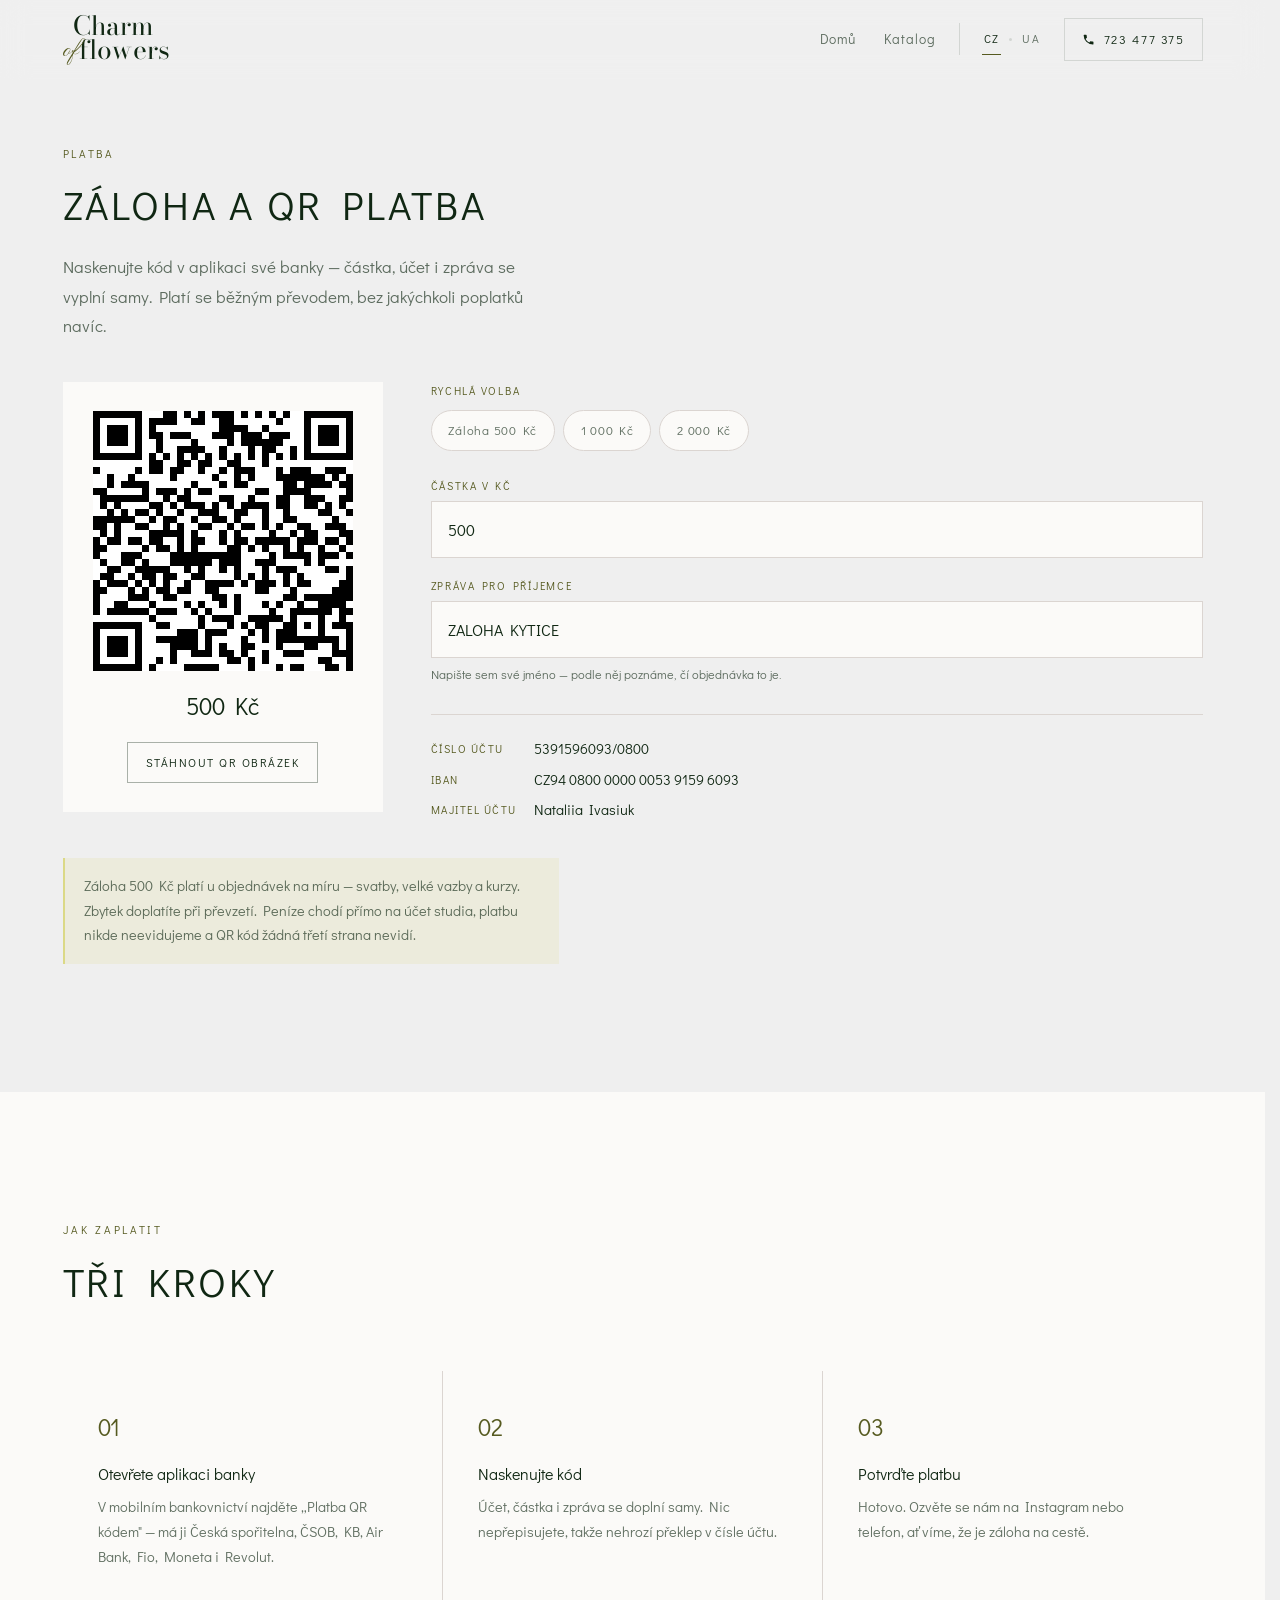
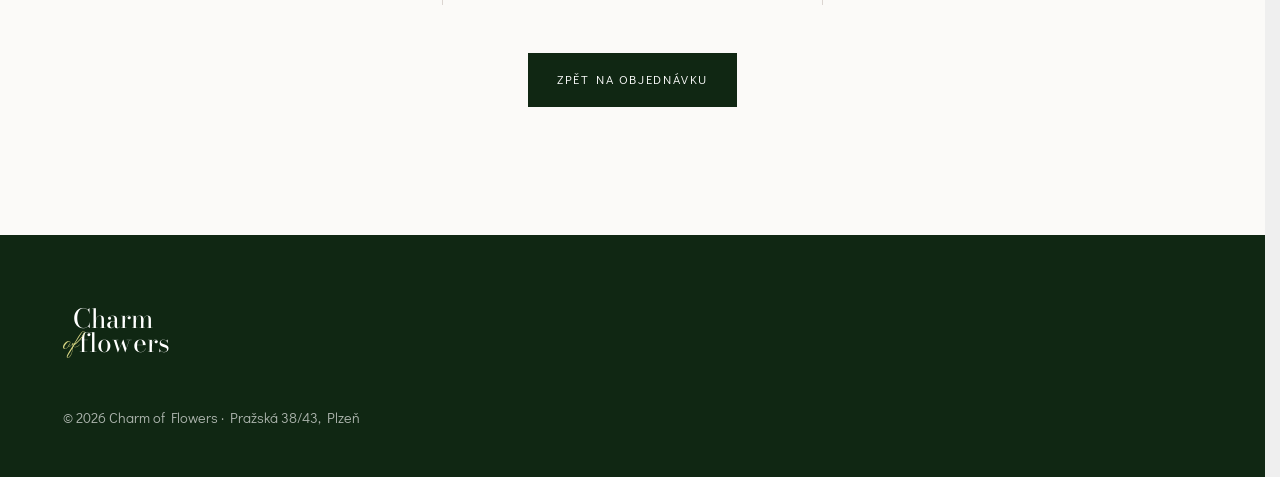
<file: zaloha.html>
<!DOCTYPE html>
<html lang="cs">
<head>
<meta charset="utf-8">
<meta name="viewport" content="width=device-width, initial-scale=1">
<title>Záloha a QR platba — Charm of Flowers</title>

<meta name="description" content="Zaplaťte zálohu nebo objednávku u Charm of Flowers naskenováním QR kódu. Platba přímo na účet, bez poplatků.">
<meta name="author" content="Charm of Flowers — Nataliia Ivasiuk">
<!-- provozní stránka pro platby, ne obsah pro vyhledávače -->
<meta name="robots" content="noindex, follow">

<meta name="theme-color" content="#102713">
<link rel="icon" href="assets/img/favicon.svg" type="image/svg+xml">

<link rel="preconnect" href="https://fonts.googleapis.com">
<link rel="preconnect" href="https://fonts.gstatic.com" crossorigin>
<link href="https://fonts.googleapis.com/css2?family=Bodoni+Moda:opsz,wght@6..96,400;6..96,500&family=Playfair+Display:ital,wght@0,400;0,500;1,400&family=Didact+Gothic&family=Pinyon+Script&display=swap" rel="stylesheet">
<link rel="stylesheet" href="assets/css/style.css?v=49">
</head>

<body data-page="zaloha">
<a class="skip" href="#obsah" data-i18n="skip">Přejít k obsahu</a>

<!-- ============ HEADER ============ -->
<header class="site-head" id="top">
  <div class="site-head__in">
    <a class="site-head__logo" href="./" data-i18n-aria="logoAria" aria-label="Charm of Flowers — úvod">
      <span class="mark mark--sm mark--on-light" aria-hidden="true">
        <span class="mark__a">Charm</span>
        <span class="mark__of">of</span>
        <span class="mark__b">flowers</span>
      </span>
    </a>

    <nav class="nav" id="nav" data-i18n-aria="navAria" aria-label="Hlavní navigace">
      <a href="./" data-i18n="navHome">Domů</a>
      <a href="katalog" data-i18n="navCatalog">Katalog</a>
    </nav>

    <div class="lang" role="group" data-i18n-aria="langAria" aria-label="Volba jazyka">
      <button class="lang__b is-on" type="button" data-lang="cs" lang="cs" aria-pressed="true">CZ</button>
      <span class="lang__sep" aria-hidden="true"></span>
      <button class="lang__b" type="button" data-lang="uk" lang="uk" aria-pressed="false">UA</button>
    </div>

    <a class="btn btn--ghost site-head__cta" href="tel:+420723477375">
      <svg viewBox="0 0 24 24" aria-hidden="true" focusable="false"><path d="M6.6 10.8a15.1 15.1 0 0 0 6.6 6.6l2.2-2.2c.3-.3.7-.4 1-.2 1.2.4 2.4.6 3.6.6.6 0 1 .4 1 1V20c0 .6-.4 1-1 1A17 17 0 0 1 3 4c0-.6.4-1 1-1h3.5c.6 0 1 .4 1 1 0 1.3.2 2.5.6 3.6.1.4 0 .8-.2 1l-2.3 2.2Z"/></svg>
      <span>723 477 375</span>
    </a>

    <button class="burger" id="burger" type="button" data-i18n-aria="menuAria" aria-label="Menu" aria-expanded="false" aria-controls="nav">
      <span></span><span></span>
    </button>
  </div>
</header>

<main id="obsah">

<section class="sec sec--light" style="padding-top: clamp(2.5rem, 5vw, 4rem);">
  <div class="wrap">
    <p class="eyebrow" data-i18n="zaEyebrow">Platba</p>
    <h1 class="sec__title" data-i18n="zaTitle">Záloha a QR platba</h1>
    <p class="sec__lede" data-i18n="zaLede">Naskenujte kód v aplikaci své banky — částka, účet i zpráva se vyplní samy. Platí se běžným převodem, bez jakýchkoli poplatků navíc.</p>

    <div class="pay">
      <div class="pay__code">
        <div class="pay__qr" id="qrBox" aria-live="polite"></div>
        <p class="pay__sum" id="qrOut">500 Kč</p>
        <button class="btn btn--outline btn--sm" type="button" id="qrDownload" data-i18n="zaDownload">Stáhnout QR obrázek</button>
      </div>

      <div class="pay__form">
        <p class="pay__q" data-i18n="zaQuickL">Rychlá volba</p>
        <div class="pay__quick">
          <button class="chip" type="button" data-amount="500" data-i18n="zaQuick500">Záloha 500 Kč</button>
          <button class="chip" type="button" data-amount="1000">1 000 Kč</button>
          <button class="chip" type="button" data-amount="2000">2 000 Kč</button>
        </div>

        <div class="field">
          <label for="qrAmount" data-i18n="zaAmount">Částka v Kč</label>
          <input type="number" id="qrAmount" inputmode="decimal" min="1" step="1" value="500">
          <!-- vychozi zaloha; klientka ji meni v adminu (Texty -> Zaloha) -->
          <span id="zaDefault" data-i18n="zaDefault" hidden>500</span>
        </div>

        <div class="field">
          <label for="qrMsg" data-i18n="zaMsg">Zpráva pro příjemce</label>
          <input type="text" id="qrMsg" maxlength="60" value="ZALOHA KYTICE">
          <small id="qrMsgHint" data-i18n="zaMsgHint">Napište sem své jméno — podle něj poznáme, čí objednávka to je.</small>
          <small id="qrMsgWarn" class="is-warn" data-i18n="zaMsgWarn" hidden>Banky ve zprávě přečtou jen latinku bez háčků — napište jméno bez diakritiky.</small>
        </div>

        <dl class="pay__acc">
          <dt data-i18n="zaAcc">Číslo účtu</dt><dd>5391596093/0800</dd>
          <dt>IBAN</dt><dd>CZ94 0800 0000 0053 9159 6093</dd>
          <dt data-i18n="zaOwner">Majitel účtu</dt><dd>Nataliia Ivasiuk</dd>
        </dl>
      </div>
    </div>

    <noscript><p class="kat-note" data-i18n="zaNoJs">QR kód se vykresluje v prohlížeči a potřebuje JavaScript. Můžete poslat běžný převod na účet 5391596093/0800.</p></noscript>

    <p class="kat-note" data-i18n="zaNote">Záloha 500 Kč platí u objednávek na míru — svatby, velké vazby a kurzy. Zbytek doplatíte při převzetí. Peníze chodí přímo na účet studia, platbu nikde neevidujeme a QR kód žádná třetí strana nevidí.</p>
  </div>
</section>

<!-- ============ JAK TO FUNGUJE ============ -->
<section class="sec sec--white">
  <div class="wrap">
    <header class="sec__head">
      <p class="eyebrow" data-i18n="zaHowEyebrow">Jak zaplatit</p>
      <h2 class="sec__title" data-i18n="zaHowTitle">Tři kroky</h2>
    </header>

    <div class="steps">
      <div class="step">
        <p class="step__t" data-i18n="za1T">Otevřete aplikaci banky</p>
        <p class="step__p" data-i18n="za1P">V mobilním bankovnictví najděte „Platba QR kódem" — má ji Česká spořitelna, ČSOB, KB, Air Bank, Fio, Moneta i Revolut.</p>
      </div>
      <div class="step">
        <p class="step__t" data-i18n="za2T">Naskenujte kód</p>
        <p class="step__p" data-i18n="za2P">Účet, částka i zpráva se doplní samy. Nic nepřepisujete, takže nehrozí překlep v čísle účtu.</p>
      </div>
      <div class="step">
        <p class="step__t" data-i18n="za3T">Potvrďte platbu</p>
        <p class="step__p" data-i18n="za3P">Hotovo. Ozvěte se nám na Instagram nebo telefon, ať víme, že je záloha na cestě.</p>
      </div>
    </div>

    <p class="reviews__cta" style="margin-top: clamp(2rem, 4vw, 3rem);">
      <a class="btn btn--solid" href="./#kontakt" data-i18n="zaBackBtn">Zpět na objednávku</a>
    </p>
  </div>
</section>

</main>

<!-- ============ FOOTER ============ -->
<footer class="foot">
  <div class="wrap foot__in">
    <a class="foot__logo" href="./" data-i18n-aria="toTop" aria-label="Zpět nahoru">
      <span class="mark mark--sm" aria-hidden="true">
        <span class="mark__a">Charm</span>
        <span class="mark__of">of</span>
        <span class="mark__b">flowers</span>
      </span>
    </a>
    <p class="foot__c">© <span id="rok">2026</span> Charm of Flowers · Pražská 38/43, Plzeň</p>
  </div>
</footer>

<script src="assets/js/i18n.js?v=49" defer></script>
<script src="assets/js/main.js?v=49" defer></script>
<script src="assets/js/qrcode.js?v=1" defer></script>
<script src="assets/js/qr.js?v=49" defer></script>
<!-- Statistiky návštěvnosti — GoatCounter: bez cookies, bez GDPR lišty. -->
<script data-goatcounter="https://charmofflowers.goatcounter.com/count" async src="https://gc.zgo.at/count.js"></script>
</body>
</html>
</file>
<file: assets/css/style.css>
/* =========================================================
   Charm of Flowers — Plzeň
   Design podle oficiálního brand guide (Priakha Svitlana):
   - paleta: #102713 lesní zeleň · #DBD986 chartreuse
             #DBD5D1 greige · #EFEFEF hlavní pozadí
   - typografie: Abigail (didone) ~ Playfair Display,
                 Drugs (geometrický grotesk) ~ Jost,
                 logotyp Bodoni Moda + Pinyon Script
   - nálada moodboardu: světlo, vzduch, stíny listů,
     textura, jednoduchost
   ========================================================= */

/* ---------- 0b. FIREMNÍ FONTY (čeká na soubory od klientky) ----------
   Až dorazí TT Drugs / Abigail s webovou licencí, nahrát je do
   assets/fonts/ a odkomentovat. Zásobníky níže je pak samy použijí.
   Návod: assets/fonts/README.md

@font-face {
  font-family: "TT Drugs";
  src: url("../fonts/TTDrugs-Regular.woff2") format("woff2");
  font-weight: 400; font-style: normal; font-display: swap;
}
@font-face {
  font-family: "Abigail";
  src: url("../fonts/Abigail-Regular.woff2") format("woff2");
  font-weight: 400; font-style: normal; font-display: swap;
}
---------------------------------------------------------------------- */

/* ---------- 1. Tokeny ---------- */
:root {
  /* Brand guide */
  --green:      #102713;   /* hlavní tmavá — inkoust i tmavé sekce */
  --green-2:    #1c3a22;   /* světlejší zeleň pro hover */
  --chartreuse: #dbd986;   /* akcent na tmavé, skript "of" */
  --moss:       #565a20;   /* ztmavený chartreuse — akcent na světlém */
  --greige:     #dbd5d1;   /* linky, rámečky */
  --bg:         #efefef;   /* hlavní pozadí (dle guide) */
  /* Brand guide zna ctyri barvy a cista bila mezi nimi neni — pritom
     zabirala 36 % plochy dokumentu. Teply odstin drzi stejny odstup
     od pozadi #EFEFEF (o 12 stupnu svetlejsi), ale ma tyz teply spad
     jako greige, takze plochy patri k sobe misto aby svitily. */
  --card:       #fbfaf8;

  /* Ink */
  --ink:        var(--green);
  --ink-60:     rgba(16, 39, 19, .66);
  --ink-40:     rgba(16, 39, 19, .45);

  /* Lines */
  --hair-l:     rgba(16, 39, 19, .13);
  --hair-d:     rgba(219, 217, 134, .22);

  /* Type */
  --ff-logo: "Abigail", "Bodoni Moda", "Didot", Georgia, serif;
  /* Cely web mluvi geometricky (TT Drugs ~ Didact Gothic);
     serifova Abigail ~ Playfair zustava jen v kurzivnich akcentech */
  --ff-disp: "TT Drugs", "Didact Gothic", "Jost", "Segoe UI", system-ui, sans-serif;
  --ff-serif: "Abigail", "Playfair Display", "Bodoni Moda", Georgia, serif;
  /* Drugs z brand guide (geometrický grotesk ve stylu samolepek) —
     nejbližší volný řez s češtinou i ukrajinštinou je Didact Gothic */
  --ff-body: "TT Drugs", "Didact Gothic", "Jost", "Segoe UI", system-ui, sans-serif;
  --ff-script: "Pinyon Script", cursive;

  /* Rhythm */
  --pad: clamp(1.25rem, 5vw, 2.5rem);
  --sec-y: clamp(4.5rem, 10vw, 8.5rem);
  --max: 1220px;

  --ease: cubic-bezier(.22, .61, .36, 1);
}

/* ---------- 2. Reset ---------- */
*, *::before, *::after { box-sizing: border-box; }
html {
  -webkit-text-size-adjust: 100%;
  scroll-behavior: smooth;
  /* bez toho zmizi pri otevreni lightboxu scrollbar a cela stranka
     poskoci o 7,5 px do strany */
  scrollbar-gutter: stable;
}
body {
  margin: 0;
  background: var(--bg);
  color: var(--ink);
  font-family: var(--ff-body);
  font-size: clamp(1rem, .96rem + .2vw, 1.0625rem);
  font-weight: 300;
  line-height: 1.72;
  -webkit-font-smoothing: antialiased;
  overflow-x: hidden;
}
img, iframe { display: block; max-width: 100%; }
img { height: auto; }
h1, h2, h3 { margin: 0; font-weight: 400; line-height: 1.1; }
p { margin: 0 0 1em; }
a { color: inherit; }
button { font: inherit; color: inherit; }
picture { display: contents; }

::selection { background: var(--chartreuse); color: var(--green); }

/* Zrno přes celý web bylo zkusmo nasazené a zase sundané:
   na fotkách květin ubíralo ostrost, což je přesně to, co na nich
   prodává. Texturu nechme fotkám, ne filtru přes ně. */

:focus-visible {
  outline: 2px solid var(--moss);
  outline-offset: 3px;
  border-radius: 2px;
}
/* na tmavé ploše měl mech kontrast 2,18:1 — chartreuse dá 10,81:1,
   je to totéž pravidlo, které web používá u .eyebrow--light */
.foot :focus-visible,
.sec--green :focus-visible,
.lb :focus-visible { outline-color: var(--chartreuse); }

.vh {
  position: absolute; width: 1px; height: 1px;
  margin: -1px; padding: 0; border: 0;
  clip-path: inset(50%); overflow: hidden; white-space: nowrap;
}

/* kotvy nesmí zajíždět pod přilepenou hlavičku */
section[id], main[id], [id="kontakt"] { scroll-margin-top: 84px; }

.skip {
  position: absolute; left: 1rem; top: -4rem; z-index: 200;
  background: var(--green); color: var(--chartreuse);
  padding: .7rem 1.1rem; text-decoration: none;
  transition: top .2s var(--ease);
}
.skip:focus { top: 1rem; }

.wrap { width: 100%; max-width: var(--max); margin-inline: auto; padding-inline: var(--pad); }

/* ---------- 3. Logotyp (dle brand guide) ---------- */
.mark {
  display: inline-grid;
  grid-template-columns: auto auto;
  align-items: baseline;
  font-family: var(--ff-logo);
  font-weight: 400;
  line-height: .92;
  letter-spacing: .005em;
}
.mark__a { grid-column: 2; justify-self: start; margin-left: -.24em; }
.mark__of {
  grid-column: 1; justify-self: end;
  font-family: var(--ff-script);
  font-size: .84em; line-height: 1;
  color: var(--chartreuse);
  padding-right: .06em;
  transform: translateY(-.14em);
}
.mark__b { grid-column: 2; justify-self: start; }

.mark--xl { font-size: clamp(3.2rem, 12vw, 8rem); }
.mark--md { font-size: clamp(1.9rem, 4.5vw, 2.6rem); }
.mark--sm { font-size: clamp(1.28rem, 2.7vw, 1.65rem); }

/* na světlém pozadí potřebuje skript tmavší tón, aby byl vidět */
.mark--on-light .mark__of { color: var(--moss); }

/* ---------- 3b. Dekorativní znak (tulipán z brand guide) ---------- */
.orn {
  display: block;
  /* vnější <svg> nemá viewBox (nese ho <symbol>) — poměr stran drží CSS */
  aspect-ratio: 120 / 80;
  height: auto;
  fill: none; stroke: currentColor; stroke-width: 2.6; stroke-linecap: round; stroke-linejoin: round;
}
.orn--divider {
  width: 58px; height: auto;
  margin: 0 auto;
  color: var(--moss);
  opacity: .55;
}

/* ---------- 4. Utility typografie ---------- */
.eyebrow {
  margin: 0 0 1.15rem;
  font-size: .7rem;
  font-weight: 500;
  letter-spacing: .24em;
  text-transform: uppercase;
  color: var(--moss);
}
.eyebrow--light { color: var(--chartreuse); }

.sec__title {
  font-family: var(--ff-disp);
  font-size: clamp(1.55rem, 1rem + 2.1vw, 2.5rem);
  font-weight: 400;
  text-transform: uppercase;
  letter-spacing: .07em;
  line-height: 1.22;
  text-wrap: balance;
}
.sec__title--light { color: #fff; }

.sec__lede {
  max-width: 46ch;
  margin: 1.4rem 0 0;
  color: var(--ink-60);
}
.sec__head { margin-bottom: clamp(2.5rem, 5vw, 4rem); }
.sec__head--center { text-align: center; margin-inline: auto; max-width: 60ch; }
.sec__head--center .sec__lede { margin-inline: auto; }
.sec__head--split {
  display: flex; flex-wrap: wrap;
  align-items: flex-end; justify-content: space-between;
  gap: 1.5rem 2rem;
}

/* ---------- 5. Tlačítka ---------- */
.btn {
  --bg-b: transparent; --fg: currentColor; --bd: currentColor;
  display: inline-flex; align-items: center; gap: .55rem;
  padding: .95rem 1.75rem;
  background: var(--bg-b); color: var(--fg);
  border: 1px solid var(--bd);
  font-size: .78rem; font-weight: 500;
  letter-spacing: .13em; text-transform: uppercase;
  text-decoration: none;
  cursor: pointer;
  transition: background .35s var(--ease), color .35s var(--ease), border-color .35s var(--ease);
}
.btn svg { width: 1.05em; height: 1.05em; fill: currentColor; }

.btn--solid { --bg-b: var(--green); --fg: #fff; --bd: var(--green); }
.btn--solid:hover { --bg-b: var(--green-2); --bd: var(--green-2); }

.btn--outline { --fg: var(--green); --bd: rgba(16,39,19,.35); }
.btn--outline:hover { --bd: var(--green); --bg-b: rgba(16,39,19,.05); }

.btn--chart { --bg-b: var(--chartreuse); --fg: var(--green); --bd: var(--chartreuse); }
.btn--chart:hover { --bg-b: #fff; --bd: #fff; }

.btn--ghost { --fg: var(--ink); --bd: var(--hair-l); padding: .6rem 1.05rem; }
.btn--ghost:hover { --bg-b: var(--green); --fg: #fff; --bd: var(--green); }

/* ---------- 6. Hlavička ---------- */
.site-head {
  position: sticky; top: 0; z-index: 90;
  background: rgba(239,239,239,.88);
  backdrop-filter: blur(14px);
  border-bottom: 1px solid transparent;
  transition: border-color .3s var(--ease);
}
.site-head.is-stuck { border-bottom-color: var(--hair-l); }

.site-head__in {
  display: flex; align-items: center; gap: 1.4rem;
  width: 100%; max-width: var(--max);
  margin-inline: auto;
  padding: .85rem var(--pad);
}
.site-head__logo {
  text-decoration: none; flex: none;
  transition: opacity .25s var(--ease);
}
.site-head__logo:hover { opacity: .72; }

.nav {
  display: flex; gap: clamp(1rem, 2.2vw, 2rem);
  margin-left: auto;
  font-size: .85rem; letter-spacing: .07em;
}
.nav a {
  position: relative;
  padding: .3rem 0;
  text-decoration: none;
  color: var(--ink-60);
  transition: color .25s var(--ease);
}
.nav a::after {
  content: ""; position: absolute; left: 0; bottom: 0;
  width: 100%; height: 1px;
  background: var(--moss);
  transform: scaleX(0); transform-origin: right;
  transition: transform .35s var(--ease);
}
.nav a:hover, .nav a.is-here { color: var(--ink); }
.nav a:hover::after, .nav a.is-here::after { transform: scaleX(1); transform-origin: left; }

/* ---------- 6b. Přepínač jazyka ---------- */
.lang {
  display: flex; align-items: center; gap: .5rem;
  flex: none;
  padding-left: clamp(.9rem, 2vw, 1.4rem);
  border-left: 1px solid var(--hair-l);
}
.lang__b {
  padding: .35rem .1rem;
  background: none; border: 0;
  font-size: .72rem; font-weight: 500;
  letter-spacing: .14em;
  color: var(--ink-60);
  cursor: pointer;
  border-bottom: 1px solid transparent;
  transition: color .25s var(--ease), border-color .25s var(--ease);
}
.lang__b:hover { color: var(--ink); }
.lang__b.is-on { color: var(--ink); border-bottom-color: var(--moss); }
.lang__sep { width: 3px; height: 3px; border-radius: 50%; background: var(--hair-l); }

.site-head__cta { flex: none; }

.burger {
  display: none;
  width: 42px; height: 42px;
  margin-left: .35rem;
  background: none; border: 1px solid var(--hair-l);
  cursor: pointer; padding: 0;
}
.burger span {
  display: block; width: 18px; height: 1px;
  margin: 4px auto;
  background: var(--ink);
  transition: transform .3s var(--ease);
}
.burger[aria-expanded="true"] span:first-child { transform: translateY(2.5px) rotate(45deg); }
.burger[aria-expanded="true"] span:last-child { transform: translateY(-2.5px) rotate(-45deg); }

/* ---------- 7. Hero — světlo a stín listů ---------- */
.hero {
  position: relative;
  background: var(--bg);
  overflow: hidden;
  isolation: isolate;
}

/* Dekorativní stín rostliny z hero odstraněn na přání zadavatele:
   jako výplň působil jako tmavá skvrna a web bez něj nic neztrácí. */

.hero__in {
  position: relative; z-index: 2;
  display: grid;
  grid-template-columns: minmax(0, 1.12fr) minmax(0, .88fr);
  align-items: center;
  gap: clamp(2.5rem, 6vw, 5rem);
  width: 100%; max-width: var(--max);
  margin-inline: auto;
  padding: clamp(3.5rem, 8vw, 6.5rem) var(--pad) clamp(4rem, 8vw, 6.5rem);
}

.hero__mark { margin: 0 0 1.6rem; color: var(--green); }
.hero__mark .mark__of { color: var(--moss); }

.hero__lede {
  margin: 0 0 .55rem;
  font-family: var(--ff-serif);
  font-style: italic;
  font-size: clamp(1.3rem, .95rem + 1.4vw, 1.85rem);
  color: var(--ink);
}
.hero__sub { max-width: 44ch; margin: 0 0 2.2rem; color: var(--ink-60); }
.hero__cta { display: flex; flex-wrap: wrap; gap: .75rem; }

.hero__facts {
  display: grid; gap: .55rem;
  margin: 2.6rem 0 0; padding: 1.6rem 0 0;
  list-style: none;
  border-top: 1px solid var(--greige);
  font-size: .875rem;
  color: var(--ink-60);
}
.hero__facts li { display: flex; flex-wrap: wrap; gap: 0 .6rem; }
.fact__l {
  flex: none; min-width: 9.5rem;
  color: var(--moss);
  font-size: .68rem; font-weight: 500;
  letter-spacing: .16em; text-transform: uppercase;
  align-self: center;
}

.hero__photo { position: relative; margin: 0; }
.hero__frame { position: relative; display: block; }
.hero__frame::before {
  content: ""; position: absolute;
  inset: 16px -16px -16px 16px;
  border: 1px solid var(--greige);
}
.hero__frame img {
  position: relative;
  width: 100%;
  aspect-ratio: 4 / 5;
  object-fit: cover;
}
/* znak sedí NAD fotkou v bílém poli rámečku — žádná "záplata" přes roh.
   Dočasně skryto na přání (pro návrat smazat display: none). */
.hero__orn {
  display: none;
  position: absolute;
  right: -8px; top: -56px; z-index: 2;
  width: 66px;
  color: var(--moss);
}
.hero__photo figcaption {
  margin-top: 1.6rem;
  font-size: .72rem; letter-spacing: .16em; text-transform: uppercase;
  color: var(--ink-60);
}

/* ---------- 8. Sekce ---------- */
.sec { padding-block: var(--sec-y); }
.sec--light { background: var(--bg); }
.sec--white { background: var(--card); }
/* třetí tón z palety jako plnohodnotná plocha — bez něj se web
   scvrkne na dvě šedé a působí jako šablona, ne jako květinová studie */
.sec--greige { background: var(--greige); }
.sec--greige .review { border-color: rgba(16, 39, 19, .08); }
.sec--greige .gbadge { border-color: rgba(16, 39, 19, .1); }
.sec--green {
  background: var(--green); color: rgba(255,255,255,.82);
  position: relative; overflow: hidden; isolation: isolate;
}
/* pomalu putující světlo po tmavé stěně — moodboard: „яскраве світло
   падає на квіти", „тіні". Jen gradient, žádný obrázek. */
.sec--green .sec__light {
  position: absolute; z-index: 0;
  left: -20%; top: -35%;
  width: 85%; height: 170%;
  pointer-events: none;
  background: radial-gradient(closest-side, rgba(219, 217, 134, .16), rgba(219, 217, 134, 0) 72%);
  animation: light-drift 64s ease-in-out infinite alternate;
}
.sec--green > * { position: relative; z-index: 1; }
@keyframes light-drift {
  from { transform: translate3d(0, 0, 0) scale(1); }
  to   { transform: translate3d(38%, 9%, 0) scale(1.18); }
}

/* ---------- 9. Služby ---------- */
.cards {
  display: grid;
  grid-template-columns: repeat(2, minmax(0, 1fr));
  gap: 1px;
  background: var(--greige);
  border: 1px solid var(--greige);
}
.card {
  position: relative;
  background: var(--card);
  padding: clamp(1.7rem, 3vw, 2.6rem);
  transition: background .4s var(--ease);
}
.card::before {
  content: ""; position: absolute; left: 0; top: -1px;
  width: 100%; height: 1px;
  background: var(--moss);
  transform: scaleX(0); transform-origin: left;
  transition: transform .5s var(--ease);
}
/* karty nemají žádný odkaz, takže reakce na najetí slibovala kliknutí,
   které nikam nevede — zůstává jen jemné projasnění plochy */
/* karty nikam nevedou, takze zadna reakce na najeti — a barva
   #fbfaf9 se stejne slila s novym podkladem karet */
.card__t {
  margin: 0 0 .9rem;
  font-family: var(--ff-disp);
  font-size: clamp(1.3rem, 1.15rem + .4vw, 1.55rem);
}
.card__p { max-width: 42ch; margin: 0; color: var(--ink-60); font-size: .92rem; }

.cards__photo {
  position: relative;
  grid-column: span 2;
  aspect-ratio: 16 / 9;
  margin: 0; background: var(--bg);
  overflow: hidden;
}
.cards__photo img {
  position: absolute; inset: 0;
  width: 100%; height: 100%;
  object-fit: cover;
  object-position: center 42%;
}

/* pod 1000 px jsou dva sloupce a fotka se span 2 se vedle páté karty
   nevejde — v mřížce zůstávalo prázdné greige okno */
@media (max-width: 999px) {
  .cards__photo { grid-column: auto; }
}

@media (min-width: 1000px) {
  .cards { grid-template-columns: repeat(3, minmax(0, 1fr)); }
  /* 5 karet + fotka = 6 dlazdic, vysku bunky urcuji karty. Roztazeni
     pres dva radky by mrizku rozbilo (vznikly by nove prazdne bunky),
     takze vyrez jen posuneme nahoru — misto stredu stonku je videt
     hlavicka kytice. */
  .cards__photo { grid-column: auto; aspect-ratio: auto; }
  .cards__photo img { object-position: center 26%; }
}

/* ---------- 10. Ceník ---------- */
.tiers {
  display: grid;
  grid-template-columns: repeat(auto-fit, minmax(255px, 1fr));
  gap: clamp(1rem, 2vw, 1.5rem);
}
.tier {
  display: flex; flex-direction: column;
  padding: clamp(1.9rem, 3vw, 2.6rem);
  background: var(--card);
  border: 1px solid transparent;
  transition: transform .4s var(--ease), border-color .4s var(--ease);
}
.tier:hover { transform: translateY(-5px); border-color: var(--moss); }
.tier--flag { background: var(--green); border-color: var(--green); color: rgba(255,255,255,.82); }
.tier--flag:hover { border-color: var(--chartreuse); }

.tier__cap {
  margin: 0 0 1.5rem;
  font-size: .68rem; font-weight: 500;
  letter-spacing: .2em; text-transform: uppercase;
  color: var(--moss);
}
.tier--flag .tier__cap { color: var(--chartreuse); }
.tier__price {
  margin: 0 0 1rem;
  font-family: var(--ff-disp);
  font-size: clamp(1.7rem, 1.2rem + 1.4vw, 2.25rem);
  line-height: 1.05;
  color: var(--green);
}
.tier--flag .tier__price { color: #fff; }
.tier__p { margin: 0 0 2rem; font-size: .92rem; color: var(--ink-60); }
.tier--flag .tier__p { color: rgba(255,255,255,.72); }

.tier__go {
  display: inline-flex; align-items: center; gap: .55rem;
  margin-top: auto;
  padding-top: 1.1rem;
  border-top: 1px solid var(--hair-l);
  font-size: .72rem; font-weight: 500;
  letter-spacing: .16em; text-transform: uppercase;
  text-decoration: none;
  color: var(--ink);
  transition: color .3s var(--ease);
}
.tier--flag .tier__go { color: #fff; border-top-color: var(--hair-d); }
.tier__arrow { display: inline-block; transition: transform .3s var(--ease); }
.tier__go:hover { color: var(--moss); }
.tier--flag .tier__go:hover { color: var(--chartreuse); }
.tier__go:hover .tier__arrow { transform: translateX(5px); }

/* kompletní ceník — přehledná tabulka (pakiet Standard) */
.pricelist {
  max-width: 760px;
  margin: clamp(2.5rem, 5vw, 4rem) auto 0;
}
.pricelist__t {
  margin: 0 0 1.4rem;
  text-align: center;
  font-family: var(--ff-disp);
  font-size: 1.45rem;
}
.tbl { width: 100%; border-collapse: collapse; font-size: .92rem; }
.tbl th, .tbl td {
  padding: .85rem .25rem;
  text-align: left;
  border-bottom: 1px solid var(--greige);
  font-weight: 300;
}
.tbl th { color: var(--ink); }
/* doprava zdarma je jejich nejsilnější argument — stačí na něj
   ukázat vahou písma; barevný pruh v tabulce působil jako leták */
.tbl__hi th, .tbl__hi td { color: var(--ink); font-weight: 500; }
.tbl td {
  text-align: right;
  color: var(--ink-60);
  font-variant-numeric: tabular-nums;
  white-space: nowrap;
}
.tbl__note {
  margin: 1.1rem 0 0;
  text-align: center;
  font-size: .85rem;
  color: var(--ink-60);
}

/* ---------- 11. Galerie ---------- */
.link-ig {
  display: inline-flex; align-items: center; gap: .5rem;
  font-size: .8rem; letter-spacing: .09em;
  text-decoration: none;
  color: var(--ink-60);
  border-bottom: 1px solid var(--hair-l);
  padding-bottom: .3rem;
  transition: color .3s var(--ease), border-color .3s var(--ease);
}
.link-ig svg { width: 14px; height: 14px; fill: none; stroke: currentColor; stroke-width: 1.4; }
.link-ig:hover { color: var(--ink); border-color: var(--moss); }

.grid {
  display: grid;
  /* 6 fotek = klidná mřížka 3x2 (na mobilu 2 sloupce) */
  grid-template-columns: repeat(3, 1fr);
  gap: clamp(.6rem, 1.4vw, 1rem);
}
.shot {
  position: relative;
  display: block;
  margin: 0; padding: 0;
  aspect-ratio: 3 / 4;
  background: var(--greige);
  border: 0;
  cursor: zoom-in;
  overflow: hidden;
}
.shot img {
  position: absolute; inset: 0;
  width: 100%; height: 100%;
  object-fit: cover;
  transition: transform .8s var(--ease);
}
.shot::after {
  content: ""; position: absolute; inset: 0;
  background: linear-gradient(to top, rgba(16,39,19,.32), transparent 52%);
  opacity: 0;
  transition: opacity .4s var(--ease);
}
.shot:hover img, .shot:focus-visible img { transform: scale(1.055); }
.shot:hover::after, .shot:focus-visible::after { opacity: 1; }

/* dlaždice živého Instagram feedu — odkaz na post místo lightboxu */
.shot--ig { cursor: pointer; text-decoration: none; }

/* hlavička Instagram sekce */
.ig-badge {
  width: 46px; height: 46px;
  display: flex; align-items: center; justify-content: center;
  margin: 0 auto 1.1rem;
  border: 1px solid var(--greige);
  border-radius: 50%;
  background: var(--card);
  color: var(--moss);
}
.ig-badge svg { width: 20px; height: 20px; fill: currentColor; }
.sec__title--handle { text-transform: none; letter-spacing: .02em; }
.ig-upd {
  margin: .9rem 0 0;
  font-size: .7rem;
  letter-spacing: .14em;
  text-transform: uppercase;
  color: var(--ink-60);
}
.gal-follow {
  display: flex; flex-wrap: wrap; justify-content: center; gap: .7rem;
  margin-top: clamp(1.8rem, 3.5vw, 2.6rem);
  /* je to <p>, takze si nese margin-bottom: 1em z resetu a sekce
     zakoncene tlacitkem konciy o 16 px niz nez ostatni */
  margin-bottom: 0;
}



/* ---------- 12. Recenze ---------- */
.reviews {
  display: grid;
  grid-template-columns: repeat(auto-fit, minmax(280px, 1fr));
  gap: clamp(1rem, 2.5vw, 2rem);
}
.review {
  /* <blockquote> má v prohlížeči vlastní margin 40px — na mobilu to
     ukrajovalo čtvrtinu šířky karty (255 z 335 px). */
  margin: 0;
  padding: clamp(1.9rem, 3vw, 2.6rem);
  background: var(--card);
}
.review__orn { width: 42px; margin-bottom: 1.2rem; color: var(--moss); opacity: .8; }
.review__q {
  margin: 0 0 1.4rem;
  font-family: var(--ff-serif);
  font-style: italic;
  font-size: clamp(1.1rem, 1rem + .5vw, 1.35rem);
  line-height: 1.5;
  color: var(--ink);
}
.review__src { margin: 0; font-size: .78rem; letter-spacing: .1em; text-transform: uppercase; color: var(--ink-60); }
/* Byla psaná pro jedno tlačítko; jakmile v katalogu přibylo druhé,
   držel je od sebe jen bílý znak mezi značkami — svisle 0,00 px. */
.reviews__cta {
  display: flex; flex-wrap: wrap; justify-content: center; gap: .7rem;
  margin-top: clamp(1.8rem, 3.5vw, 2.6rem);
  margin-bottom: 0;
}

/* Google badge nad recenzemi — čísla se upravují v adminu (Texty) */
.gbadge {
  display: flex; align-items: baseline; justify-content: center; gap: .8rem;
  flex-wrap: wrap;
  margin: 0 auto clamp(1.8rem, 3.5vw, 2.6rem);
  padding: .9rem 1.4rem;
  max-width: 430px;
  background: var(--card);
  border: 1px solid var(--greige);
  text-decoration: none;
  transition: border-color .3s var(--ease);
}
.gbadge:hover { border-color: var(--moss); }
.gbadge__num {
  font-family: var(--ff-disp);
  font-size: 1.7rem; line-height: 1;
  color: var(--green);
}
.gbadge__stars { color: var(--moss); letter-spacing: .16em; font-size: .92rem; }
.gbadge__count {
  font-size: .78rem; letter-spacing: .08em;
  color: var(--ink-60);
  border-bottom: 1px solid var(--greige);
  padding-bottom: .1rem;
}

/* ---------- 13. Příběh ---------- */
.story {
  position: relative;
  display: grid;
  grid-template-columns: minmax(0, .78fr) minmax(0, 1fr);
  align-items: center;
  gap: clamp(2.5rem, 6vw, 5rem);
}
.story__orn {
  position: absolute;
  right: 0; bottom: -2rem;
  width: clamp(140px, 18vw, 230px);
  color: var(--chartreuse);
  opacity: .14;
  pointer-events: none;
}
/* přesný znak z brand guide — přes CSS masku, aby šel obarvit */
.story__orn--znak {
  aspect-ratio: 561 / 559;
  background: var(--chartreuse);
  -webkit-mask: url(../img/znak.svg) center / contain no-repeat;
  mask: url(../img/znak.svg) center / contain no-repeat;
}
.story__photo { margin: 0; }
.story__photo img { width: 100%; aspect-ratio: 3 / 4; object-fit: cover; }
.story__text p { color: rgba(255,255,255,.78); }
.story__text strong { font-weight: 500; color: #fff; }
.story__text .sec__title { margin-bottom: 1.6rem; }

.story__q {
  margin: 2rem 0;
  padding-left: 1.5rem;
  border-left: 2px solid var(--chartreuse);
  font-family: var(--ff-serif);
  font-style: italic;
  font-size: clamp(1.15rem, .95rem + .8vw, 1.5rem);
  line-height: 1.42;
  color: var(--chartreuse);
}

.story__nums {
  display: flex; flex-wrap: wrap;
  gap: clamp(1.5rem, 4vw, 3.2rem);
  margin: 2.6rem 0 0; padding-top: 1.8rem;
  border-top: 1px solid var(--hair-d);
}
.story__nums dt {
  font-family: var(--ff-disp);
  font-size: 1.9rem; line-height: 1;
  color: var(--chartreuse);
}
.story__nums dd {
  margin: .45rem 0 0;
  font-size: .72rem; letter-spacing: .13em; text-transform: uppercase;
  color: rgba(255,255,255,.6);
}

/* ---------- 14. FAQ ---------- */
.faq { max-width: 760px; margin-inline: auto; }
/* seznam otázek drží pohromadě jedna linka mezi nimi,
   ne šest zavřených rámečků pod sebou */
.faq__item {
  background: var(--card);
  border-bottom: 1px solid var(--greige);
}
.faq__item:first-child { border-top: 1px solid var(--greige); }
.faq__item summary {
  display: flex; align-items: center; justify-content: space-between; gap: 1rem;
  line-height: 1.3;
  padding: 1.15rem clamp(1.1rem, 2.5vw, 1.7rem);
  font-weight: 400;
  font-size: 1.02rem;
  cursor: pointer;
  list-style: none;
  transition: color .25s var(--ease);
}
.faq__item summary::-webkit-details-marker { display: none; }
.faq__item summary::after {
  content: "+";
  flex: none;
  font-family: var(--ff-disp);
  font-size: 1.3rem;
  color: var(--moss);
  transition: transform .3s var(--ease);
}
.faq__item[open] summary::after { transform: rotate(45deg); }
.faq__item summary:hover { color: var(--moss); }
.faq__a {
  padding: 0 clamp(1.1rem, 2.5vw, 1.7rem) 1.3rem;
  max-width: 62ch;
  color: var(--ink-60);
  font-size: .92rem;
}

/* ---------- 15. Kontakt + formulář ---------- */
.contact {
  display: grid;
  grid-template-columns: minmax(0, 1.05fr) minmax(0, .95fr);
  gap: clamp(2rem, 5vw, 4rem);
  align-items: start;
}

.form {
  background: var(--card);
  padding: clamp(1.8rem, 3.5vw, 2.8rem);
}
.form__t { margin: 0 0 .5rem; font-family: var(--ff-disp); font-size: 1.6rem; }
.form__note { margin: 0 0 1.8rem; font-size: .9rem; color: var(--ink-60); }
.form__grid { display: grid; grid-template-columns: 1fr 1fr; gap: 1.1rem; }
.form__row { display: grid; gap: .4rem; }
.form__row--full { grid-column: 1 / -1; }
.form label {
  font-size: .7rem; font-weight: 500;
  letter-spacing: .16em; text-transform: uppercase;
  color: var(--moss);
}
.form input, .form select, .form textarea {
  width: 100%;
  padding: .8rem .9rem;
  background: var(--bg);
  border: 1px solid var(--greige);
  border-radius: 0;
  font: inherit;
  font-size: 1rem; /* min. 16 px — jinak iOS při fokusu zazoomuje */
  color: var(--ink);
  transition: border-color .25s var(--ease), background .25s var(--ease);
}
.form input:focus, .form select:focus, .form textarea:focus {
  outline: none;
  border-color: var(--moss);
  background: #fff;
}
.form textarea { min-height: 108px; resize: vertical; }
.form select { appearance: none; background-image: linear-gradient(45deg, transparent 50%, var(--moss) 50%), linear-gradient(135deg, var(--moss) 50%, transparent 50%); background-position: calc(100% - 18px) 50%, calc(100% - 13px) 50%; background-size: 5px 5px; background-repeat: no-repeat; }
.form__send { margin-top: 1.4rem; width: 100%; justify-content: center; }
.form__hp { position: absolute; left: -6000px; width: 1px; height: 1px; overflow: hidden; }
.form__ok {
  margin: 0 0 1.4rem;
  padding: .9rem 1.1rem;
  background: rgba(219,217,134,.25);
  border: 1px solid var(--chartreuse);
  font-size: .92rem;
  color: var(--ink);
}
.form__ok[hidden] { display: none; }

.contact__info {
  display: grid;
  grid-template-columns: repeat(auto-fit, minmax(200px, 1fr));
  gap: clamp(1.8rem, 4vw, 2.6rem);
  align-content: start;
}
.info__t {
  margin: 0 0 .9rem;
  font-size: .68rem; font-weight: 500;
  letter-spacing: .2em; text-transform: uppercase;
  color: var(--moss);
}
.info p { margin: 0 0 .5rem; font-size: .92rem; color: var(--ink-60); }
.info a { color: var(--ink); text-decoration: none; border-bottom: 1px solid var(--hair-l); transition: border-color .3s var(--ease); }
.info a:hover { border-color: var(--moss); }
.info__big {
  font-family: var(--ff-disp);
  font-size: clamp(1.3rem, 1.1rem + .7vw, 1.6rem);
  margin-bottom: .7rem;
}
.info__big a { border: 0; }
.info__note { font-size: .85rem; color: var(--ink-60); }
.info__link { display: inline-block; margin-top: .3rem; font-size: .78rem; letter-spacing: .1em; }

.hours { width: 100%; border-collapse: collapse; font-size: .92rem; }
.hours th, .hours td { padding: .5rem 0; text-align: left; border-bottom: 1px solid var(--hair-l); font-weight: 300; }
.hours th { color: var(--ink-60); }
.hours td { text-align: right; font-variant-numeric: tabular-nums; }
.hours__hi th, .hours__hi td { color: var(--moss); border-bottom: 0; }

.socials { margin: 0; padding: 0; list-style: none; display: grid; gap: .45rem; font-size: .92rem; }
.socials a { text-decoration: none; border-bottom: 1px solid var(--hair-l); transition: border-color .3s var(--ease); }
.socials a:hover { border-color: var(--moss); }

.contact__map {
  grid-column: 1 / -1;
  background: var(--card);
}
/* Formular je vyssi nez sloupec s kontakty, takze pod nimi zustavalo
   267 px prazdna a mapa se tlacila az pod obe kolony. Nad 1200 px ji
   posadime rovnou pod kontakty do praveho sloupce. */
@media (min-width: 1200px) {
  /* formular drzi levy sloupec pres obe radky, kontakty a mapa se
     poskladaji do praveho — diru 253 px pod kontakty vyplni mapa */
  .contact { grid-template-rows: auto 1fr; align-items: stretch; }
  .form { grid-column: 1; grid-row: 1 / 3; }
  .contact__info { grid-column: 2; grid-row: 1; align-self: start; }
  .contact__map { grid-column: 2; grid-row: 2; }
  .contact__map iframe { min-height: 240px; height: 100%; }
}
.contact__map iframe {
  width: 100%; height: 100%;
  min-height: 360px;
  border: 0;
  filter: grayscale(.5) sepia(.08);
}

/* ---------- 15b. Katalog ---------- */
/* zkratka "padding: X 0 0" prebijela i spodek z .sec, takze blok koncil
   presne na hrane dalsi sekce (0,00 px) — jinde je vsude 54,4 px */
.kat-head { padding-top: clamp(3rem, 6vw, 4.5rem); }
.kat-head .sec__lede { max-width: 52ch; }

.filters { margin: clamp(1.8rem, 4vw, 2.6rem) 0 0; display: grid; gap: 1rem; }
.fgroup { display: flex; align-items: baseline; gap: 1rem; flex-wrap: wrap; }
.fgroup__l {
  flex: none; min-width: 5.6rem;
  margin: 0;
  font-size: .68rem; font-weight: 500;
  letter-spacing: .2em; text-transform: uppercase;
  color: var(--moss);
}
.chips { display: flex; flex-wrap: wrap; gap: .5rem; }
.chip {
  padding: .55rem 1.05rem;
  background: var(--card);
  border: 1px solid var(--greige);
  border-radius: 999px;
  font-size: .78rem; font-weight: 400;
  letter-spacing: .06em;
  color: var(--ink-60);
  cursor: pointer;
  transition: background .3s var(--ease), color .3s var(--ease), border-color .3s var(--ease);
}
.chip:hover { border-color: var(--moss); color: var(--ink); }
/* aktivní filtr chartreuse — kontrast tmavé zeleně na chartreuse je
   vysoký a barva konečně pracuje i na světlém pozadí */
.chip.is-on {
  background: var(--chartreuse); border-color: var(--chartreuse); color: var(--green);
  font-weight: 500;
}

.kat {
  display: grid;
  grid-template-columns: repeat(auto-fill, minmax(240px, 1fr));
  gap: clamp(1rem, 2.2vw, 1.6rem);
  margin-top: clamp(1.8rem, 4vw, 2.6rem);
}
.kat-item {
  display: flex; flex-direction: column;
  background: var(--card);
  border: 1px solid var(--greige);
  transition: transform .4s var(--ease), border-color .4s var(--ease);
}
.kat-item:hover { transform: translateY(-4px); border-color: var(--moss); }
.kat-item.is-hidden { display: none; }
/* filtr prekresli mrizku a fotky se nacitaji znovu; bez podkladu
   svitil pod nimi bily obdelnik — .shot v galerii to resi stejne */
.kat-item__photo { position: relative; margin: 0; overflow: hidden; background: var(--greige); }
.kat-item__photo img {
  width: 100%;
  aspect-ratio: 4 / 5;
  object-fit: cover;
  transition: transform .8s var(--ease);
}
.kat-item:hover .kat-item__photo img { transform: scale(1.05); }
.kat-item__tag {
  position: absolute; left: .75rem; top: .75rem;
  padding: .3rem .7rem;
  background: rgba(239,239,239,.92);
  font-size: .68rem; font-weight: 500;
  letter-spacing: .14em; text-transform: uppercase;
  color: var(--green);
}
.kat-item__body {
  display: flex; flex-direction: column; flex: 1;
  padding: 1.1rem 1.2rem 1.25rem;
}
.kat-item__t {
  margin: 0 0 .25rem;
  font-family: var(--ff-disp);
  font-size: 1.18rem;
  font-weight: 400;
}
.kat-item__f { margin: 0 0 .9rem; font-size: .85rem; color: var(--ink-60); }
.kat-item__row {
  display: flex; align-items: center; justify-content: space-between; gap: .8rem;
  margin-top: auto;
  padding-top: .8rem;
  border-top: 1px solid var(--hair-l);
}
.kat-item__price {
  font-family: var(--ff-disp);
  font-size: 1.12rem;
  color: var(--green);
  white-space: nowrap;
}
.kat-item__go {
  display: inline-flex; align-items: center;
  min-height: 44px;
  padding: .5rem 0 .5rem .75rem;
  margin-block: -.5rem;
  font-size: .72rem; font-weight: 500;
  letter-spacing: .12em; text-transform: uppercase;
  text-decoration: none;
  color: var(--moss);
  border-bottom: 1px solid transparent;
  transition: border-color .3s var(--ease);
}
.kat-item__go:hover { border-bottom-color: var(--moss); }

/* grafická karta "nechám to na floristce" — tulipán místo fotky */
.kat-item--fl { background: var(--green); border-color: var(--green); }
.kat-item--fl .kat-item__orn {
  display: flex; align-items: center; justify-content: center;
  aspect-ratio: 4 / 5;
  color: var(--chartreuse);
}
.kat-item--fl .kat-item__orn .orn { width: 46%; height: auto; }
.kat-item--fl .kat-item__t, .kat-item--fl .kat-item__price { color: #fff; }
.kat-item--fl .kat-item__f { color: rgba(255,255,255,.62); }
.kat-item--fl .kat-item__go { color: var(--chartreuse); }
.kat-item--fl .kat-item__go:hover { border-bottom-color: var(--chartreuse); }
.kat-item--fl .kat-item__row { border-top-color: rgba(219,217,134,.25); }
.kat-item--fl:hover { border-color: var(--chartreuse); }

.kat-note {
  margin: clamp(1.6rem, 3vw, 2.2rem) 0 0;
  padding: 1rem 1.2rem;
  background: rgba(219,217,134,.18);
  border-left: 2px solid var(--chartreuse);
  font-size: .9rem;
  color: var(--ink-60);
  max-width: 62ch;
}

/* jak objednat — tři kroky vedle katalogu */
.steps {
  display: grid;
  grid-template-columns: repeat(auto-fit, minmax(220px, 1fr));
  gap: 1px;
  background: var(--greige);
  counter-reset: krok;
}
.step { background: var(--card); padding: clamp(1.5rem, 3vw, 2.2rem); counter-increment: krok; }
.step::before {
  content: counter(krok, decimal-leading-zero);
  display: block;
  margin-bottom: .8rem;
  font-family: var(--ff-disp);
  font-size: 1.5rem;
  color: var(--moss);
}
.step__t { margin: 0 0 .5rem; font-weight: 500; font-size: 1rem; }
.step__p { margin: 0; font-size: .9rem; color: var(--ink-60); }

/* ---------- 16. Patička ---------- */
.foot {
  background: var(--green);
  color: rgba(255,255,255,.66);
  padding-block: clamp(3rem, 6vw, 4.5rem) 2rem;
  font-size: .9rem;
}
.foot__in { display: grid; gap: clamp(2rem, 4vw, 3rem); }
.foot__logo { color: #fff; text-decoration: none; justify-self: start; }
.foot__logo .mark__of { color: var(--chartreuse); }

.foot__cols {
  display: grid;
  grid-template-columns: repeat(auto-fit, minmax(180px, 1fr));
  gap: 1.8rem;
}
.foot__h {
  margin: 0 0 .6rem;
  font-size: .68rem; font-weight: 500;
  letter-spacing: .2em; text-transform: uppercase;
  color: var(--chartreuse);
}
.foot__cols p { margin: 0; line-height: 1.8; }
.foot a { text-decoration: none; transition: color .3s var(--ease); }
.foot a:hover { color: var(--chartreuse); }

.foot__bar {
  display: flex; flex-wrap: wrap;
  justify-content: space-between; gap: .8rem 2rem;
  padding-top: 1.6rem;
  border-top: 1px solid var(--hair-d);
  font-size: .78rem;
  color: rgba(255,255,255,.45);
}
.foot__bar p { margin: 0; }

/* ---------- 17. Chat — plovoucí spouštěč kanálů ----------
   Objednávky žijí v directech na Instagramu (jejich bio),
   chat proto otevírá skutečné kanály, žádný falešný widget. */
.chat {
  position: fixed; z-index: 120;
  right: max(1rem, env(safe-area-inset-right));
  bottom: max(1rem, env(safe-area-inset-bottom));
  display: flex; flex-direction: column; align-items: flex-end;
  gap: .7rem;
}
.chat__fab {
  display: inline-flex; align-items: center; gap: .55rem;
  padding: .9rem 1.4rem;
  background: var(--green); color: #fff;
  border: 0; border-radius: 999px;
  box-shadow: 0 8px 28px rgba(16,39,19,.35);
  font-size: .8rem; font-weight: 500;
  letter-spacing: .1em; text-transform: uppercase;
  cursor: pointer;
  transition: background .3s var(--ease), transform .3s var(--ease);
}
.chat__fab:hover { background: var(--green-2); transform: translateY(-2px); }
.chat__ico { width: 1.2em; height: 1.2em; fill: var(--chartreuse); }

.chat__panel {
  width: min(320px, calc(100vw - 2rem));
  padding: 1.4rem 1.4rem 1.1rem;
  background: var(--card);
  border: 1px solid var(--greige);
  box-shadow: 0 16px 48px rgba(16,39,19,.22);
}
.chat__t {
  margin: 0 0 .2rem;
  font-family: var(--ff-disp);
  font-size: 1.3rem;
  color: var(--ink);
}
.chat__sub { margin: 0 0 1.1rem; font-size: .85rem; color: var(--ink-60); }
.chat__link {
  display: flex; align-items: center; gap: .7rem;
  padding: .7rem .2rem;
  border-top: 1px solid var(--hair-l);
  font-size: .92rem;
  text-decoration: none;
  color: var(--ink);
  transition: color .25s var(--ease);
}
.chat__link svg { width: 19px; height: 19px; fill: var(--moss); flex: none; transition: fill .25s var(--ease); }
.chat__link:hover { color: var(--moss); }
.chat__link--ig { font-weight: 500; }
.chat__link--ig svg { fill: var(--green); }

/* živý chat — hlavní volba v panelu; je to <button>, ne odkaz */
.chat__link--live {
  width: 100%;
  margin-bottom: .2rem;
  padding: .8rem .9rem;
  border: 0; border-radius: 2px;
  background: var(--green);
  color: #fff;
  font-family: inherit; font-size: .92rem; font-weight: 500;
  text-align: left;
  cursor: pointer;
  transition: background .3s var(--ease);
}
.chat__link--live svg { fill: var(--chartreuse); }
.chat__link--live:hover { background: var(--green-2); color: #fff; }
.chat__link--live.is-loading { opacity: .7; pointer-events: none; }

/* ---------- 18. Lightbox ---------- */
.lb {
  position: fixed; inset: 0; z-index: 300;
  display: flex; align-items: center; justify-content: center;
  gap: clamp(.5rem, 2vw, 1.5rem);
  padding: clamp(1rem, 4vw, 3rem);
  background: rgba(16,39,19,.94);
  backdrop-filter: blur(6px);
  opacity: 0;
  transition: opacity .3s var(--ease);
}
.lb[hidden] { display: none; }
.lb.is-open { opacity: 1; }

/* Sirka sceny byla dana fotkou, takze mezi snimky ruznych pomeru
   sipky utikaly pod kurzorem az o 50 px a popisek o dvou radcich
   posouval fotku o 12 px. Scena ma proto pevny ram a fotka se do
   nej vklada. */
.lb__fig {
  margin: 0;
  width: min(86vw, 720px);
  display: flex; flex-direction: column; align-items: center;
}
.lb__fig img {
  max-width: 100%;
  height: 74vh;
  width: auto; object-fit: contain;
}
.lb__fig figcaption {
  margin-top: 1rem;
  min-height: 2.6em;          /* misto pro dvouradkovy popisek */
  max-width: 60ch;
  font-size: .85rem;
  text-align: center;
  color: rgba(255,255,255,.72);
}

.lb__x, .lb__nav {
  width: 46px; height: 46px;
  background: none;
  border: 1px solid rgba(255,255,255,.28);
  color: #fff;
  font-size: 1.5rem; line-height: 1;
  cursor: pointer;
  transition: border-color .3s var(--ease), color .3s var(--ease);
}
.lb__x { position: absolute; top: clamp(.75rem, 2vw, 1.5rem); right: clamp(.75rem, 2vw, 1.5rem); }
.lb__nav { flex: none; }
.lb__x:hover, .lb__nav:hover { border-color: var(--chartreuse); color: var(--chartreuse); }

/* ---------- 19. Odhalování při scrollu ---------- */
.rv { opacity: 0; transform: translateY(22px); }
.rv.is-in {
  opacity: 1; transform: none;
  transition: opacity .8s var(--ease), transform .8s var(--ease);
}

/* ---------- 19b. Záloha / QR platba ---------- */
.pay {
  display: grid;
  grid-template-columns: minmax(0, 320px) minmax(0, 1fr);
  gap: clamp(1.5rem, 4vw, 3rem);
  align-items: start;
  margin-top: clamp(1.8rem, 3.5vw, 2.6rem);
}
.pay__code {
  padding: clamp(1.2rem, 3vw, 1.8rem);
  background: var(--card);
  text-align: center;
}
.pay__qr { display: block; }
.pay__qr img {
  width: 100%; max-width: 260px;
  height: auto; margin-inline: auto;
  image-rendering: pixelated;   /* QR musí zůstat ostrý i po zvětšení */
}
.pay__sum {
  margin: .9rem 0 1rem;
  font-family: var(--ff-disp);
  font-size: 1.5rem;
  font-variant-numeric: tabular-nums;
}
.btn--sm { padding: .6rem 1.1rem; font-size: .72rem; }

.pay__q {
  margin: 0 0 .6rem;
  font-size: .68rem; font-weight: 500;
  letter-spacing: .16em; text-transform: uppercase;
  color: var(--moss);
}
.pay__quick { display: flex; flex-wrap: wrap; gap: .5rem; margin-bottom: 1.6rem; }

.field { margin-bottom: 1.2rem; }
.field label {
  display: block; margin-bottom: .35rem;
  font-size: .68rem; font-weight: 500;
  letter-spacing: .16em; text-transform: uppercase;
  color: var(--moss);
}
.field input {
  width: 100%;
  padding: .85rem 1rem;
  background: var(--card);
  border: 1px solid var(--greige);
  border-radius: 0;
  color: var(--ink);
  font: inherit; font-size: 1rem;   /* 16 px, jinak iOS při psaní zoomuje */
  transition: border-color .25s var(--ease);
}
.field input:focus { outline: none; border-color: var(--moss); }
.field small { display: block; margin-top: .35rem; font-size: .78rem; color: var(--ink-60); }
/* display:block z řádku výše přebíjí výchozí [hidden] prohlížeče —
   bez tohohle svítí nápověda i varování zároveň */
.field small[hidden] { display: none; }
.field small.is-warn { color: #8a2a2a; }

.pay__acc {
  display: grid;
  grid-template-columns: auto 1fr;
  gap: .35rem 1.1rem;
  margin: 1.8rem 0 0; padding-top: 1.4rem;
  border-top: 1px solid var(--greige);
  font-size: .9rem;
}
.pay__acc dt {
  color: var(--moss);
  font-size: .68rem; font-weight: 500;
  letter-spacing: .14em; text-transform: uppercase;
  align-self: center;
}
.pay__acc dd { margin: 0; font-variant-numeric: tabular-nums; }

@media (max-width: 760px) {
  .pay { grid-template-columns: 1fr; }
  /* v ukrajinštině jsou popisky delší, dvousloupcová definice zúžila
     hodnotu tak, že se IBAN lámal — a je to jediné číslo, které si
     člověk opisuje ručně, když mu QR nesedne */
  .pay__acc { grid-template-columns: 1fr; gap: .1rem; }
  .pay__acc dd { margin-bottom: .7rem; }
  /* Kód patří na první obrazovku: většina lidí sem přijde s odkazem,
     kde je částka už vyplněná, a chce jen namířit foťák. Když byl
     formulář nahoře, QR začínal až na 820. pixelu — pod ohybem. */
  .pay__code { order: 1; }
  .pay__form { order: 2; }
  .pay__qr img { max-width: 210px; }
  .pay__sum { margin: .7rem 0 .8rem; font-size: 1.35rem; }
}


/* ---------- 19c. Stránka 404 ---------- */
.err {
  display: flex; align-items: center;
  min-height: calc(100vh - 70px);
  padding-block: clamp(3rem, 10vw, 7rem);
}
.err__in { max-width: 44ch; }
.err__title {
  margin: 0 0 1.1rem;
  font-family: var(--ff-disp);
  font-size: clamp(1.7rem, 1.1rem + 2.4vw, 2.8rem);
  text-transform: uppercase;
  letter-spacing: .06em;
  line-height: 1.18;
}
.err__p { margin: 0 0 2rem; color: var(--ink-60); }
.err__cta { display: flex; flex-wrap: wrap; gap: .7rem; }
.err__orn { width: 74px; margin: 0 0 1.8rem; color: var(--moss); opacity: .5; }
@media (max-width: 420px) { .err__cta .btn { flex: 1 1 100%; justify-content: center; } }

/* ---------- 20. Responzivita ---------- */
@media (max-width: 900px) {
  .hero__in { grid-template-columns: 1fr; }
  .hero__photo { order: -1; max-width: 420px; }
  .story { grid-template-columns: 1fr; }
  .story__photo { max-width: 420px; }
  .contact { grid-template-columns: 1fr; }
}

@media (max-width: 760px) {
  /* telefon: kratší dech sekcí, menší hero, větší terče */
  :root { --sec-y: 3.4rem; }

  .burger { display: block; }
  /* telefon byl na mobilu schovaný — a přitom u květinářství je hovor
     hlavní objednávkový kanál. Zůstává jako ikona 44×44. */
  .site-head__cta {
    display: inline-flex; justify-content: center;
    width: 44px; height: 42px; padding: 0;
    margin-left: .1rem;
  }
  .site-head__cta span { display: none; }
  .site-head__cta svg { width: 1.15em; height: 1.15em; }
  /* odsazení je kvůli plovoucí bublině chatu — na stránce Záloha
     žádná není, takže tam zbývalo 88 px prázdné tmavé plochy */
  body:has(.chat) .foot { padding-bottom: 5.5rem; }
  .chat__fab span { display: none; }
  .chat__fab { padding: .95rem; }
  .chat__ico { width: 1.5em; height: 1.5em; }

  /* hero stlačené tak, aby tlačítka padla na první obrazovku —
     na iPhonu začínala až ~65 px pod ohybem */
  .hero__in { padding-top: 1.6rem; padding-bottom: 2.6rem; gap: 1.4rem; }
  /* pri 4/2.85 zbylo z kytice 53 % — obe podpurne fotky na strance
     byly vyssi nez ta hlavni; 4/3.4 a posun k horni casti to srovna */
  .hero__frame img { aspect-ratio: 4 / 3.4; object-position: center 38%; }
  .hero__lede { margin-bottom: .35rem; }
  .hero__sub { margin-bottom: 1.4rem; }
  .hero__facts { margin-top: 1.4rem; padding-top: 1rem; }
  .hero__photo figcaption { margin-top: .8rem; }

  .card { padding: 1.25rem 1.2rem; }
  .story__photo img { aspect-ratio: 4 / 3; }
  .contact__map iframe { min-height: 240px; }

  .lang__b { padding: .6rem .25rem; }
  /* Prstem se trefit do řádku vysokého 19 px nejde. Telefon a e-mail
     v kontaktech, odkazy na sítě i „Objednat" dostávají plných 44 px,
     jak doporučuje WCAG — u květinářství je hovor hlavní kanál. */
  .info a, .info__link, .link-ig, .socials a, .tier__go {
    display: inline-flex; align-items: center;
    min-height: 44px;
    /* dotykový terč 44 px odsunul spodní linku 15 px pod text —
       podtržení proto kreslíme textem, ne hranou boxu */
    border-bottom: 0;
    text-decoration: underline;
    text-decoration-thickness: 1px;
    text-underline-offset: .25em;
    text-decoration-color: var(--hair-l);
  }
  .info a:hover, .info__link:hover, .link-ig:hover, .socials a:hover, .tier__go:hover {
    text-decoration-color: var(--moss);
  }
  .chip { padding: .65rem 1.05rem; }
  .form__grid { gap: .85rem; }

  .lang { margin-left: auto; border-left: 0; padding-left: 0; }

  .nav {
    position: absolute; left: 0; right: 0; top: 100%;
    flex-direction: column; gap: 0;
    margin: 0;
    padding: 0 var(--pad);
    background: var(--bg);
    border-bottom: 1px solid var(--hair-l);
    max-height: 0; overflow: hidden;
    visibility: hidden;
    transition: max-height .28s var(--ease), visibility 0s .28s;
  }
  .nav.is-open { max-height: 15rem; visibility: visible; transition-delay: 0s; }
  .nav a { padding: .95rem 0; border-bottom: 1px solid var(--hair-l); font-size: .92rem; }
  .nav a:last-child { border-bottom: 0; }
  .nav a::after { display: none; }

  /* Tři čísla v Příběhu se na telefonu lámala 2 + 1: dvě vedle sebe
     a třetí osamocené na dalším řádku, každé jinak široké. Mřížka
     o třech stejných sloupcích je srovná do jedné řady — čísla proto
     menší a popisky užší, aby se do 103 px vešly. */
  .story__nums {
    display: grid;
    grid-template-columns: repeat(3, 1fr);
    gap: .8rem;
    align-items: start;
  }
  .story__nums dt { font-size: 1.5rem; }
  .story__nums dd { font-size: .65rem; letter-spacing: .08em; margin-top: .35rem; }

  .hero__cta { gap: .6rem; }
  .hero__cta .btn { flex: 1 1 100%; justify-content: center; }
  .hero__facts li { display: block; }
  .fact__l { display: inline; min-width: 0; margin-right: .45rem; }
  .review { padding: 1.3rem 1.2rem; }
  .review__orn { display: none; }
  .review__q { font-size: 1.02rem; }
  .gbadge { padding: .75rem 1rem; gap: .6rem; }
  .gbadge__num { font-size: 1.4rem; }
  .grid { grid-template-columns: repeat(2, 1fr); }
  .form__grid { grid-template-columns: 1fr; }
  .tbl td { white-space: normal; }

  /* cenové karty: místo dlouhého sloupce vodorovné listování se zarážkami */
  .tiers {
    display: flex;
    overflow-x: auto;
    scroll-snap-type: x mandatory;
    gap: .8rem;
    margin-inline: calc(-1 * var(--pad));
    padding-inline: var(--pad);
    padding-bottom: .5rem;
    scrollbar-width: none;
  }
  .tiers::-webkit-scrollbar { display: none; }
  .tier { flex: 0 0 min(78vw, 320px); scroll-snap-align: center; }

  /* menší logotyp v hero, ať se nadpis nezalamuje přes tři řádky */
  .mark--xl { font-size: clamp(2.9rem, 16vw, 4.2rem); }
  /* znak nad fotkou se po zkráceni hero ořezával — na telefonu pryč,
     zůstává v oddělovačích; rámeček fotky jemnější */
  .hero__orn { display: none; }
  .hero__frame::before { inset: 10px -10px -10px 10px; }
}

@media (max-width: 620px) {
  /* lightbox: flex rada s bocnimi tlacitky pretekala o ~50px na kazdou
     stranu — sipky jdou prekryvem na fotku */
  .lb { padding: 1rem; }
  .lb__fig img { max-width: calc(100vw - 2rem); }
  .lb__nav {
    position: absolute; top: 50%; transform: translateY(-50%); z-index: 2;
    background: rgba(16, 39, 19, .55);
  }
  .lb__nav--prev { left: .75rem; }
  .lb__nav--next { right: .75rem; }

  .cards { grid-template-columns: 1fr; }
  /* Na telefonu se z pěti karet stane sloupec skoro stejných textových
     bloků — fotka proto jde nahoru, aby sekce začala obrazem, ne zdí
     textu. Poměr 4/3 místo 4/5: kratší pás, ale kytice se ještě
     neořeže do stonků (16/9 z ní bralo dvě třetiny). */
  .cards__photo { grid-column: auto; order: -1; aspect-ratio: 4 / 3; }
  .cards__photo img { object-position: center 36%; }
  .card { padding: 1.15rem 1.2rem; }
  .card__t { font-size: 1.2rem; margin-bottom: .55rem; }

  /* katalog: 2 kompaktní sloupce místo jednoho obřího */
  .kat { grid-template-columns: repeat(2, 1fr); gap: .6rem; }
  .kat-item__body { padding: .75rem .8rem .85rem; }
  /* při sjednocování velikostí písma spadly název i cena na .92rem
     a dlaždice ztratila těžiště — název vede, cena doplňuje */
  .kat-item__t { font-size: 1.05rem; }
  .kat-item__f { font-size: .72rem; margin-bottom: .6rem; }
  /* Cena (97 px) a odkaz (86 px) se do 137 px vedle sebe nevejdou —
     nowrap jen zmackl odkaz na 32 px. Skladame je proto pod sebe
     zamerne, na jednu levou hranu, misto nahodneho zalomeni. */
  .kat-item__row {
    flex-direction: column; align-items: flex-start;
    flex-wrap: nowrap; gap: 0; padding-top: .5rem;
  }
  .kat-item__go { padding-left: 0; }
  .kat-item__price { font-size: .85rem; color: var(--moss); }
  .kat-item__tag { left: .5rem; top: .5rem; padding: .22rem .5rem; font-size: .68rem; }
}

@media (max-width: 480px) {
  /* tabulka ceníku: dvě kolony se na 375 px tloukly (řádky 81 px) —
     popisek a cena jdou pod sebe */
  .tbl th, .tbl td { display: block; width: 100%; text-align: left; padding: 0; }
  .tbl th { padding-top: .75rem; }
  .tbl td { padding-bottom: .75rem; border-bottom: 1px solid var(--greige); color: var(--moss); }
  .tbl tr th { border-bottom: 0; }
}

@media (max-width: 420px) {
  /* .72rem = 11,5 px působilo jako poznámka pod čarou, ne jako akce */
  .btn { padding: .85rem 1.2rem; font-size: .8rem; letter-spacing: .1em; }
  .grid { grid-template-columns: 1fr 1fr; gap: .5rem; }
}

/* ---------- 21. Omezený pohyb ---------- */
@media (prefers-reduced-motion: reduce) {
  html { scroll-behavior: auto; }
  *, *::before, *::after {
    animation-duration: .001ms !important;
    animation-iteration-count: 1 !important;
    transition-duration: .001ms !important;
  }
  .sec--green .sec__light { animation: none; }
  body::after { display: none; }
  .rv { opacity: 1; transform: none; }
}

/* ---------- 22. Tisk ---------- */
@media print {
  .site-head, .lb, .burger, .contact__map, .chat, .form { display: none !important; }
  body { background: #fff; color: #000; }
  .sec--green, .hero, .foot { background: #fff !important; color: #000 !important; }
  .sec__title--light, .hero__mark, .tier__price, .story__q { color: #000 !important; }
}
</file>
